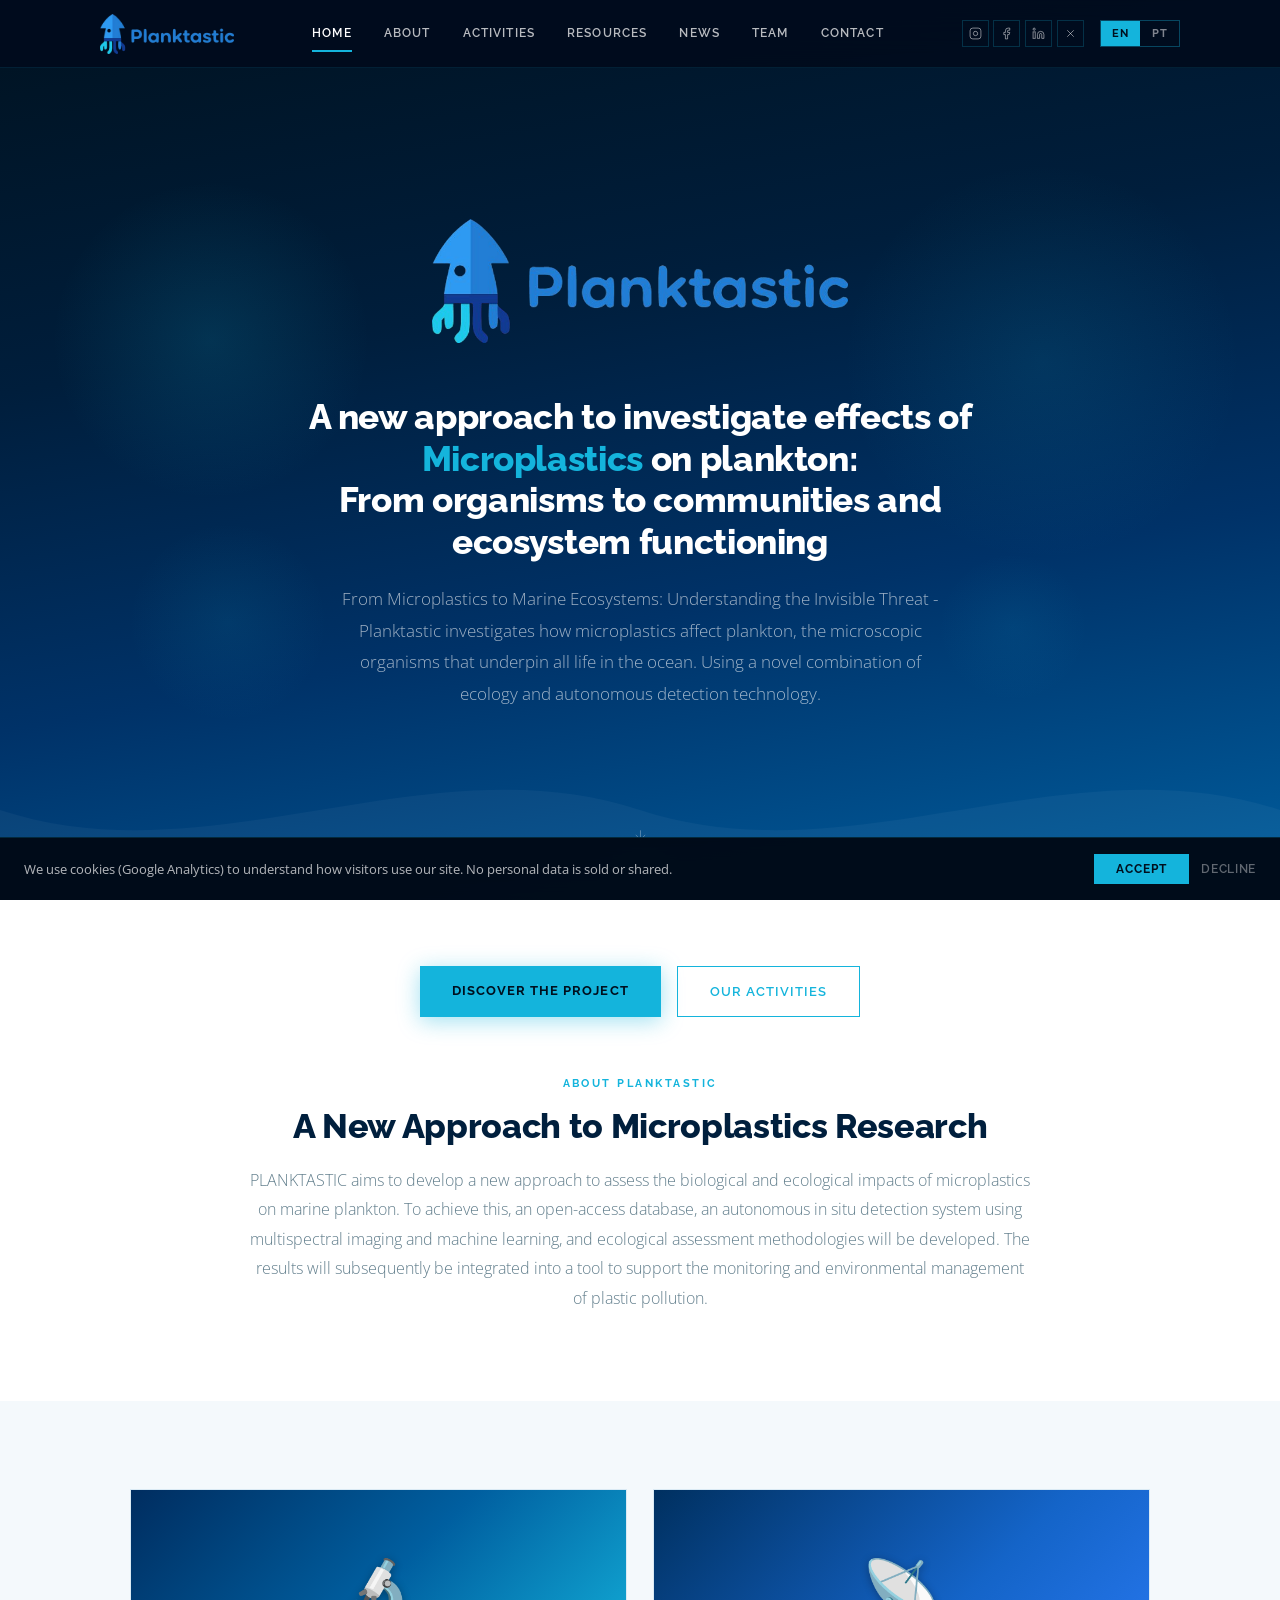
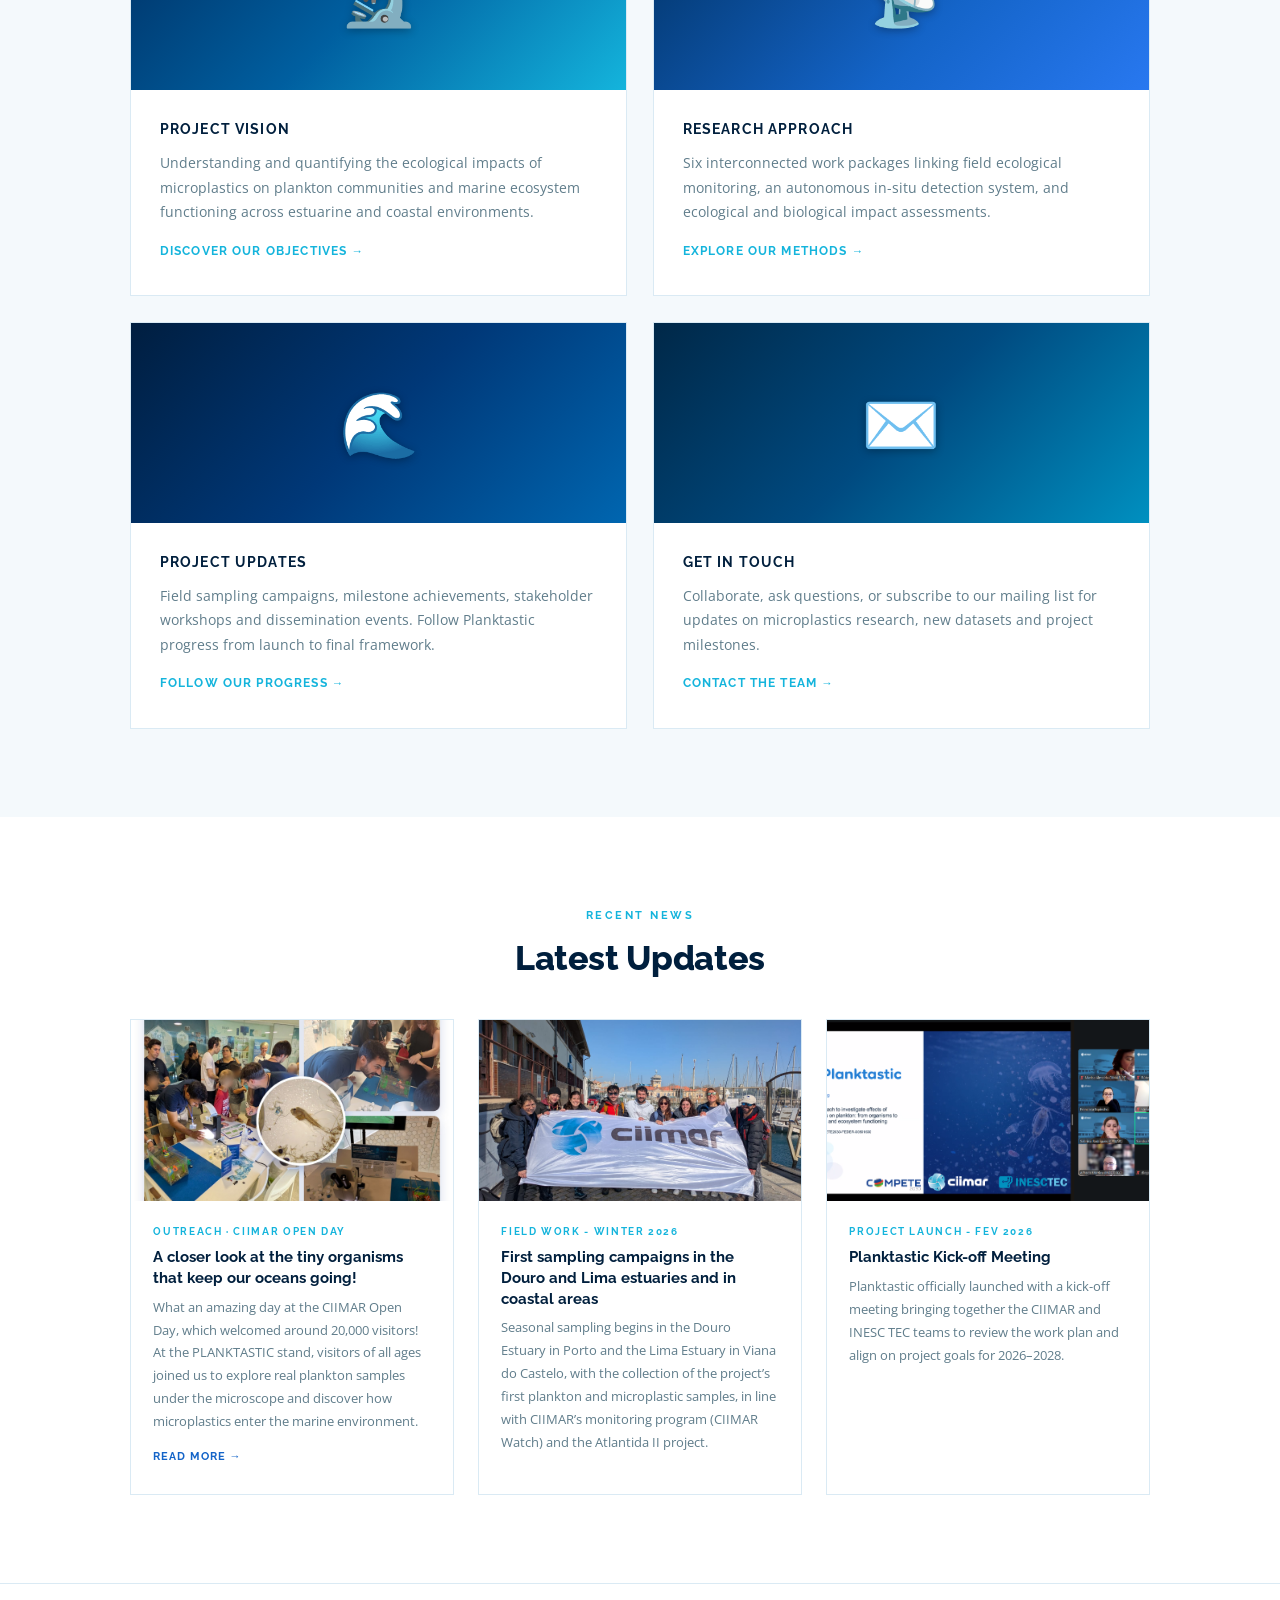
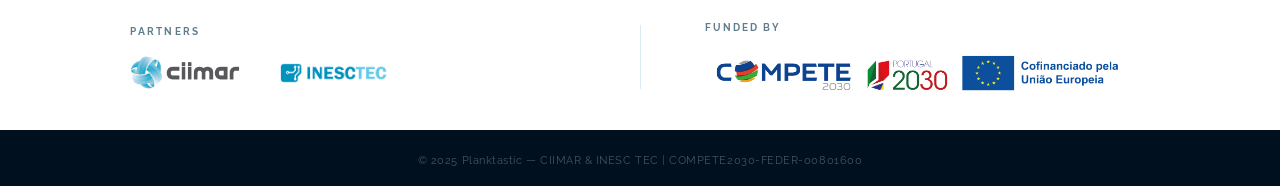
<file: index.html>
<!DOCTYPE html>
<html lang="en">
<head>
  <meta charset="UTF-8">
  <!-- Google tag (gtag.js) -->
  <script>
    window.dataLayer = window.dataLayer || [];
    function gtag(){dataLayer.push(arguments);}
    gtag('consent', 'default', { analytics_storage: 'denied' });
  </script>
  <script async src="https://www.googletagmanager.com/gtag/js?id=G-8R17SDMHJL"></script>
  <script>
    gtag('js', new Date());
    gtag('config', 'G-8R17SDMHJL');
  </script>
  <meta name="viewport" content="width=device-width, initial-scale=1.0">
  <title>Planktastic — Home</title>
  <link rel="icon" type="image/png" href="images/logos/favicon.png">
  <link rel="preconnect" href="https://fonts.googleapis.com">
  <link rel="preconnect" href="https://fonts.gstatic.com" crossorigin>
  <link href="https://fonts.googleapis.com/css2?family=Raleway:wght@300;400;500;600;700;800&family=Open+Sans:ital,wght@0,300;0,400;0,500;1,300;1,400&display=swap" rel="stylesheet">
  <link rel="stylesheet" href="css/styles.css?v=2">
</head>
<body>

<!-- NAV -->
<nav id="nav">
  <div class="nav-inner">
    <a class="nav-logo" href="index.html">
      <img id="nav-logo-img" src="images/logos/planktastic-logo.png" alt="Planktastic">
    </a>
    <div class="nav-links" id="nav-links">
      <a href="index.html"      data-page="home"       data-en="Home"       data-pt="Início">Home</a>
      <a href="about.html"      data-page="about"      data-en="About"      data-pt="Sobre">About</a>
      <a href="activities.html" data-page="activities" data-en="Activities"  data-pt="Atividades">Activities</a>
      <a href="outputs.html"    data-page="outputs"    data-en="Resources"  data-pt="Resultados">Resources</a>
      <a href="news.html"       data-page="news"       data-en="News"       data-pt="Notícias">News</a>
      <a href="team.html"       data-page="team"       data-en="Team"       data-pt="Equipa">Team</a>
      <a href="contact.html"    data-page="contact"    data-en="Contact"    data-pt="Contacto">Contact</a>
    </div>
    <div class="nav-right">
      <div class="nav-socials">
        <a href="#" class="social-ico" aria-label="Instagram" data-link-editable="social-instagram" target="_blank" rel="noopener"><svg viewBox="0 0 24 24"><rect x="2" y="2" width="20" height="20" rx="5"/><path d="M16 11.37A4 4 0 1 1 12.63 8 4 4 0 0 1 16 11.37z"/><line x1="17.5" y1="6.5" x2="17.51" y2="6.5"/></svg></a>
        <a href="#" class="social-ico" aria-label="Facebook" data-link-editable="social-facebook" target="_blank" rel="noopener"><svg viewBox="0 0 24 24"><path d="M18 2h-3a5 5 0 0 0-5 5v3H7v4h3v8h4v-8h3l1-4h-4V7a1 1 0 0 1 1-1h3z"/></svg></a>
        <a href="#" class="social-ico" aria-label="LinkedIn" data-link-editable="social-linkedin" target="_blank" rel="noopener"><svg viewBox="0 0 24 24"><path d="M16 8a6 6 0 0 1 6 6v7h-4v-7a2 2 0 0 0-2-2 2 2 0 0 0-2 2v7h-4v-7a6 6 0 0 1 6-6z"/><rect x="2" y="9" width="4" height="12"/><circle cx="4" cy="4" r="2"/></svg></a>
        <a href="#" class="social-ico" aria-label="X" data-link-editable="social-x" target="_blank" rel="noopener"><svg viewBox="0 0 24 24"><line x1="18" y1="6" x2="6" y2="18"/><line x1="6" y1="6" x2="18" y2="18"/></svg></a>
      </div>
      <div class="lang-sw">
        <button class="ls-btn active" data-lang="en" onclick="setLang('en')">EN</button>
        <button class="ls-btn" data-lang="pt" onclick="setLang('pt')">PT</button>
      </div>
      <button class="nav-hamburger" id="nav-hamburger" onclick="toggleMobile()" aria-label="Menu">
        <span></span><span></span><span></span>
      </button>
    </div>
  </div>
</nav>

<!-- MOBILE MENU -->
<div class="mobile-menu" id="mobile-menu">
  <a href="index.html"      data-page="home"       data-en="Home"       data-pt="Início">Home</a>
  <a href="about.html"      data-page="about"      data-en="About"      data-pt="Sobre">About</a>
  <a href="activities.html" data-page="activities" data-en="Activities"  data-pt="Atividades">Activities</a>
  <a href="outputs.html"    data-page="outputs"    data-en="Resources"  data-pt="Resultados">Resources</a>
  <a href="news.html"       data-page="news"       data-en="News"       data-pt="Notícias">News</a>
  <a href="team.html"       data-page="team"       data-en="Team"       data-pt="Equipa">Team</a>
  <a href="contact.html"    data-page="contact"    data-en="Contact"    data-pt="Contacto">Contact</a>
</div>

<!-- HOME HERO -->
<section id="home-hero">
  <div class="blob" style="width:320px;height:320px;top:20%;left:4%;opacity:.8;animation-duration:5s"></div>
  <div class="blob" style="width:200px;height:200px;top:58%;left:10%;opacity:.5;animation-duration:7s;animation-delay:1.5s"></div>
  <div class="blob" style="width:400px;height:400px;top:18%;right:3%;opacity:.6;animation-duration:6s;animation-delay:.8s"></div>
  <div class="blob" style="width:150px;height:150px;bottom:22%;right:15%;opacity:.4;animation-duration:5.5s;animation-delay:2s"></div>
  <div class="hero-content">
    <div class="hero-logo"><img id="hero-logo-img" src="images/logos/planktastic-logo.png" alt="Planktastic"></div>
    <h1 class="hero-title">
      <span data-editable="hero-pre">From </span><span class="hl"><span data-editable="hero-highlight">Microplastics</span></span><span data-editable="hero-mid"> to Marine Ecosystems:</span><br>
      <span data-editable="hero-subtitle">Understanding the Invisible Threat</span>
    </h1>
    <p class="hero-desc" data-editable="hero-desc">Planktastic investigates how microplastics affect plankton — the microscopic organisms that underpin all life in the ocean — using a novel combination of field ecology and autonomous detection technology.</p>
  </div>
  <div class="scroll-hint">
    <svg viewBox="0 0 24 24" fill="none" stroke="currentColor" stroke-width="1.5"><path d="M12 5v14M5 12l7 7 7-7"/></svg>
    <span data-en="Explore" data-pt="Explorar">Explore</span>
  </div>
  <div class="hero-wave">
    <svg viewBox="0 0 2880 180" preserveAspectRatio="none" xmlns="http://www.w3.org/2000/svg">
      <path d="M0,90 C240,160 480,20 720,90 C960,160 1200,20 1440,90 C1680,160 1920,20 2160,90 C2400,160 2640,20 2880,90 L2880,180 L0,180 Z" fill="rgba(255,255,255,0.04)"/>
    </svg>
  </div>
</section>

<!-- INTRO + BUTTONS -->
<section class="sec sec-light" style="position:relative;z-index:1">
  <div class="wrap">
    <div style="display:flex;gap:1rem;justify-content:center;flex-wrap:wrap;position:relative;z-index:2;margin-top:-1.4rem;margin-bottom:3.5rem">
      <a class="btn-solid" href="about.html" data-en="Discover the Project" data-pt="Conhecer o Projeto">Discover the Project</a>
      <a class="btn-outline" style="border-color:var(--cyan);color:var(--cyan)" href="activities.html" data-en="Our Activities" data-pt="As Nossas Atividades">Our Activities</a>
    </div>
    <div class="home-intro-wrap reveal">
      <div class="sec-kicker center" data-en="About Planktastic" data-pt="Sobre o Planktastic">About Planktastic</div>
      <h2 class="sec-title center" style="margin-bottom:1.2rem" data-editable="home-intro-title">A New Approach to Microplastics Research</h2>
      <p data-editable="home-intro-body">PLANKTASTIC aims to develop a new approach to assess the biological and ecological impacts of microplastics on marine plankton. To achieve this, an open-access database, an autonomous in situ detection system using multispectral imaging and machine learning, and ecological assessment methodologies will be developed. The results will subsequently be integrated into a tool to support the monitoring and environmental management of plastic pollution.</p>
    </div>
  </div>
</section>

<!-- FEATURE CARDS -->
<section class="sec sec-tinted">
  <div class="wrap">
    <div class="home-cards-grid">
      <div class="home-card reveal">
        <div class="hc-img" data-img-editable="card1-img">
          <span class="hc-emoji">🔬</span>
        </div>
        <div class="hc-body">
          <h3 data-editable="card1-title">Project Vision</h3>
          <p data-editable="card1-body">Understanding and quantifying the ecological impacts of microplastics on plankton communities and marine ecosystem functioning across estuarine and coastal environments.</p>
          <a class="hc-link" href="about.html" data-en="Discover our objectives →" data-pt="Descobrir os objetivos →">Discover our objectives →</a>
        </div>
      </div>
      <div class="home-card reveal" style="transition-delay:.1s">
        <div class="hc-img" data-img-editable="card2-img" style="background:linear-gradient(135deg,#003060,#1464c8 60%,#2878f0)">
          <span class="hc-emoji">📡</span>
        </div>
        <div class="hc-body">
          <h3 data-editable="card2-title">Research Approach</h3>
          <p data-editable="card2-body">Six interconnected work packages linking field ecological monitoring, an autonomous in-situ detection system, and ecological and biological impact assessments.</p>
          <a class="hc-link" href="activities.html" data-en="Explore our methods →" data-pt="Explorar os métodos →">Explore our methods →</a>
        </div>
      </div>
      <div class="home-card reveal" style="transition-delay:.2s">
        <div class="hc-img" data-img-editable="card3-img" style="background:linear-gradient(135deg,#001e40,#003878 50%,#0066b0)">
          <span class="hc-emoji">🌊</span>
        </div>
        <div class="hc-body">
          <h3 data-editable="card3-title">Project Updates</h3>
          <p data-editable="card3-body">Field sampling campaigns, milestone achievements, stakeholder workshops and dissemination events — follow Planktastic's progress from launch to final framework.</p>
          <a class="hc-link" href="news.html" data-en="Follow our progress →" data-pt="Acompanhar o progresso →">Follow our progress →</a>
        </div>
      </div>
      <div class="home-card reveal" style="transition-delay:.3s">
        <div class="hc-img" data-img-editable="card4-img" style="background:linear-gradient(135deg,#002848,#004a80 50%,#0090c0)">
          <span class="hc-emoji">✉️</span>
        </div>
        <div class="hc-body">
          <h3 data-editable="card4-title">Get in Touch</h3>
          <p data-editable="card4-body">Collaborate, ask questions, or subscribe to our mailing list for updates on microplastics research, new datasets and project milestones.</p>
          <a class="hc-link" href="contact.html" data-en="Contact the team →" data-pt="Contactar a equipa →">Contact the team →</a>
        </div>
      </div>
    </div>
  </div>
</section>

<!-- NEWS PREVIEW -->
<section class="sec sec-light">
  <div class="wrap">
    <div class="sec-kicker center reveal" data-en="Recent News" data-pt="Notícias Recentes">Recent News</div>
    <h2 class="sec-title center reveal" style="margin-bottom:2.5rem" data-en="Latest Updates" data-pt="Últimas Atualizações">Latest Updates</h2>
    <div class="home-news-grid" id="home-news-grid">
      <div class="news-card reveal">
        <div class="nc-img" data-img-editable="news1-img"><span class="nc-emoji">🦑</span></div>
        <div class="nc-body">
          <div class="nc-tag" data-editable="news1-tag">Project Launch · Jan 2025</div>
          <h3 data-editable="news1-title">Planktastic Kick-off Meeting</h3>
          <p data-editable="news1-body">Planktastic officially launched with a kick-off meeting bringing together the CIIMAR and INESC TEC teams.</p>
          <a class="nc-more" href="news.html" data-en="Read more →" data-pt="Ler mais →">Read more →</a>
        </div>
      </div>
      <div class="news-card reveal" style="transition-delay:.1s">
        <div class="nc-img" data-img-editable="news2-img" style="background:linear-gradient(135deg,#002848,#1464c8 55%,#2878f0)"><span class="nc-emoji">🌊</span></div>
        <div class="nc-body">
          <div class="nc-tag" data-editable="news2-tag">Field Work · Spring 2025</div>
          <h3 data-editable="news2-title">First Field Campaigns Begin</h3>
          <p data-editable="news2-body">Seasonal sampling begins at the Douro and Lima estuaries, collecting the first plankton and microplastics samples.</p>
          <a class="nc-more" href="news.html" data-en="Read more →" data-pt="Ler mais →">Read more →</a>
        </div>
      </div>
      <div class="news-card reveal" style="transition-delay:.2s">
        <div class="nc-img" data-img-editable="news3-img" style="background:linear-gradient(135deg,#001e40,#003878 55%,#0090c0)"><span class="nc-emoji">📣</span></div>
        <div class="nc-body">
          <div class="nc-tag" data-editable="news3-tag">Engagement · Sep 2025</div>
          <h3 data-editable="news3-title">First Stakeholder Workshop</h3>
          <p data-editable="news3-body">Environmental managers, fisheries experts and NGOs gathered for Planktastic's first stakeholder workshop.</p>
          <a class="nc-more" href="news.html" data-en="Read more →" data-pt="Ler mais →">Read more →</a>
        </div>
      </div>
    </div>
  </div>
</section>

<!-- FOOTER -->
<footer id="footer">
  <div class="partner-bar">
    <div class="wrap">
      <div class="pbar-inner">
        <div class="pbar-col">
          <div class="pbar-label" data-en="PARTNERS" data-pt="PARCEIROS">PARTNERS</div>
          <div class="pbar-logos">
            <img src="images/logos/ciimar_logo_cores.png" alt="CIIMAR" class="logo-partner">
            <img src="images/logos/inesctec.png" alt="INESC TEC" class="logo-partner">
          </div>
        </div>
        <div class="pbar-sep"></div>
        <div class="pbar-col">
          <div class="pbar-label" data-en="FUNDED BY" data-pt="FINANCIADO POR">FUNDED BY</div>
          <div class="pbar-logos">
            <img src="images/logos/compete2030.png" alt="COMPETE 2030 · Portugal 2030 · EU" class="logo-compete">
          </div>
        </div>
      </div>
    </div>
  </div>
  <div class="ft-bottom"><div class="wrap"><span>© 2025 Planktastic — CIIMAR &amp; INESC TEC | COMPETE2030-FEDER-00801600</span></div></div>
</footer>

<script src="js/content-data.js?v=1790762044592"></script>
<script src="js/common.js?v=9"></script>
</body>
</html>
</file>
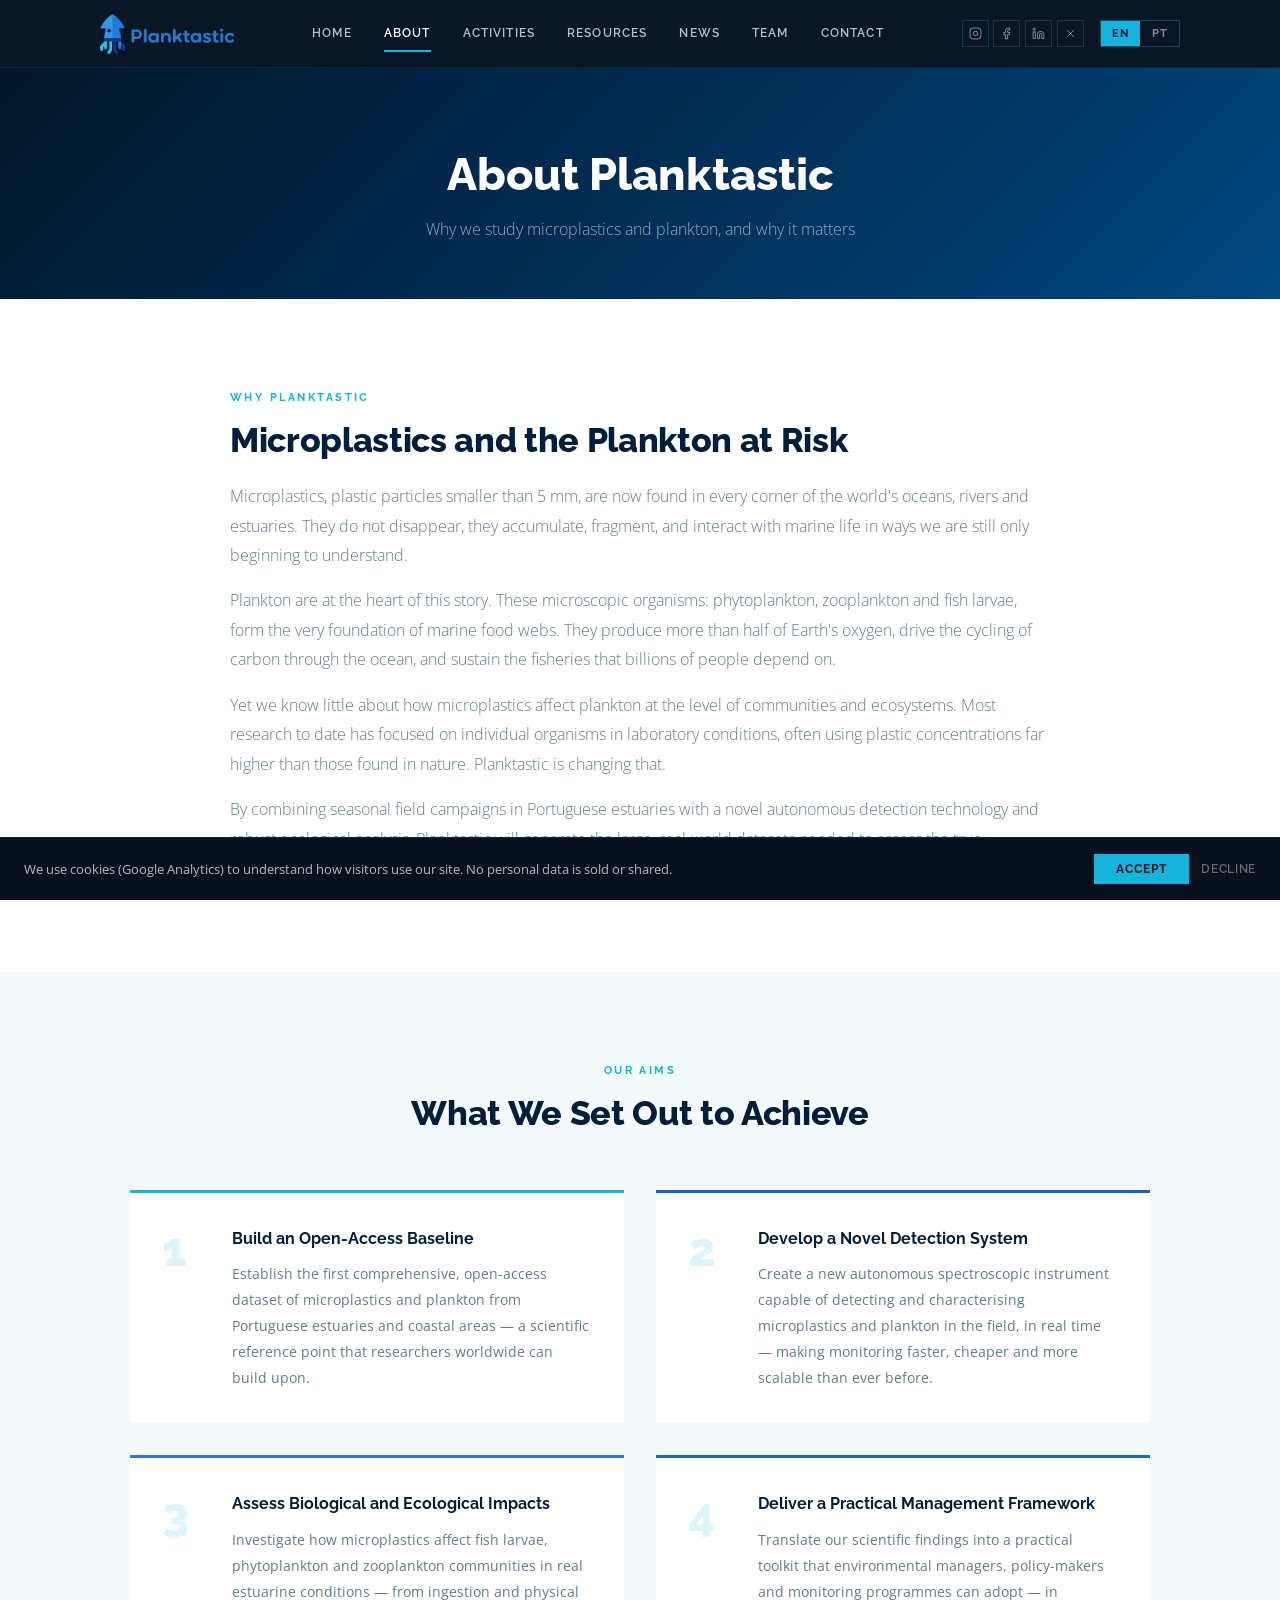
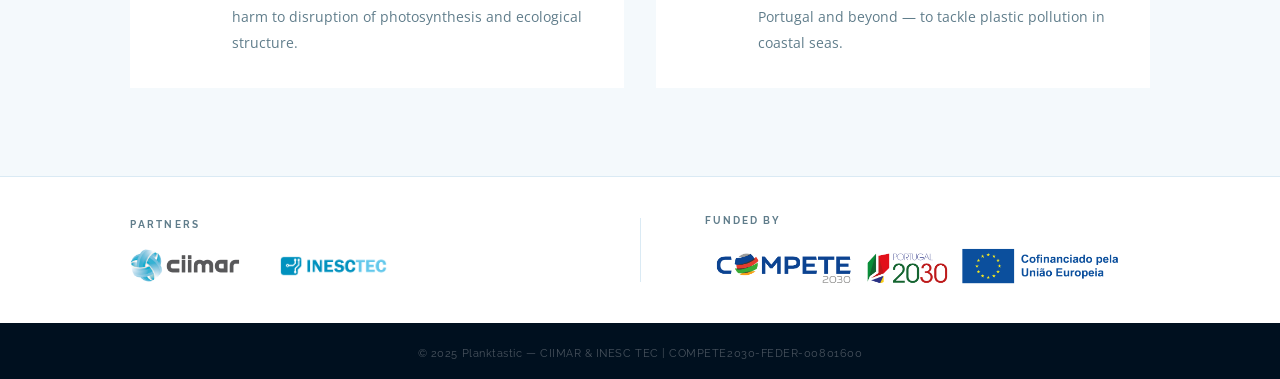
<file: about.html>
<!DOCTYPE html>
<html lang="en">
<head>
  <meta charset="UTF-8">
  <!-- Google tag (gtag.js) -->
  <script>
    window.dataLayer = window.dataLayer || [];
    function gtag(){dataLayer.push(arguments);}
    gtag('consent', 'default', { analytics_storage: 'denied' });
  </script>
  <script async src="https://www.googletagmanager.com/gtag/js?id=G-8R17SDMHJL"></script>
  <script>
    gtag('js', new Date());
    gtag('config', 'G-8R17SDMHJL');
  </script>
  <meta name="viewport" content="width=device-width, initial-scale=1.0">
  <title>Planktastic — About</title>
  <link rel="icon" type="image/png" href="images/logos/favicon.png">
  <link rel="preconnect" href="https://fonts.googleapis.com">
  <link rel="preconnect" href="https://fonts.gstatic.com" crossorigin>
  <link href="https://fonts.googleapis.com/css2?family=Raleway:wght@300;400;500;600;700;800&family=Open+Sans:ital,wght@0,300;0,400;0,500;1,300;1,400&display=swap" rel="stylesheet">
  <link rel="stylesheet" href="css/styles.css?v=2">
</head>
<body>

<!-- NAV -->
<nav id="nav">
  <div class="nav-inner">
    <a class="nav-logo" href="index.html">
      <img id="nav-logo-img" src="images/logos/planktastic-logo.png" alt="Planktastic">
    </a>
    <div class="nav-links" id="nav-links">
      <a href="index.html"      data-page="home"       data-en="Home"       data-pt="Início">Home</a>
      <a href="about.html"      data-page="about"      data-en="About"      data-pt="Sobre">About</a>
      <a href="activities.html" data-page="activities" data-en="Activities"  data-pt="Atividades">Activities</a>
      <a href="outputs.html"    data-page="outputs"    data-en="Resources"  data-pt="Resultados">Resources</a>
      <a href="news.html"       data-page="news"       data-en="News"       data-pt="Notícias">News</a>
      <a href="team.html"       data-page="team"       data-en="Team"       data-pt="Equipa">Team</a>
      <a href="contact.html"    data-page="contact"    data-en="Contact"    data-pt="Contacto">Contact</a>
    </div>
    <div class="nav-right">
      <div class="nav-socials">
        <a href="#" class="social-ico" aria-label="Instagram" data-link-editable="social-instagram" target="_blank" rel="noopener"><svg viewBox="0 0 24 24"><rect x="2" y="2" width="20" height="20" rx="5"/><path d="M16 11.37A4 4 0 1 1 12.63 8 4 4 0 0 1 16 11.37z"/><line x1="17.5" y1="6.5" x2="17.51" y2="6.5"/></svg></a>
        <a href="#" class="social-ico" aria-label="Facebook" data-link-editable="social-facebook" target="_blank" rel="noopener"><svg viewBox="0 0 24 24"><path d="M18 2h-3a5 5 0 0 0-5 5v3H7v4h3v8h4v-8h3l1-4h-4V7a1 1 0 0 1 1-1h3z"/></svg></a>
        <a href="#" class="social-ico" aria-label="LinkedIn" data-link-editable="social-linkedin" target="_blank" rel="noopener"><svg viewBox="0 0 24 24"><path d="M16 8a6 6 0 0 1 6 6v7h-4v-7a2 2 0 0 0-2-2 2 2 0 0 0-2 2v7h-4v-7a6 6 0 0 1 6-6z"/><rect x="2" y="9" width="4" height="12"/><circle cx="4" cy="4" r="2"/></svg></a>
        <a href="#" class="social-ico" aria-label="X" data-link-editable="social-x" target="_blank" rel="noopener"><svg viewBox="0 0 24 24"><line x1="18" y1="6" x2="6" y2="18"/><line x1="6" y1="6" x2="18" y2="18"/></svg></a>
      </div>
      <div class="lang-sw">
        <button class="ls-btn active" data-lang="en" onclick="setLang('en')">EN</button>
        <button class="ls-btn" data-lang="pt" onclick="setLang('pt')">PT</button>
      </div>
      <button class="nav-hamburger" id="nav-hamburger" onclick="toggleMobile()" aria-label="Menu">
        <span></span><span></span><span></span>
      </button>
    </div>
  </div>
</nav>

<!-- MOBILE MENU -->
<div class="mobile-menu" id="mobile-menu">
  <a href="index.html"      data-page="home"       data-en="Home"       data-pt="Início">Home</a>
  <a href="about.html"      data-page="about"      data-en="About"      data-pt="Sobre">About</a>
  <a href="activities.html" data-page="activities" data-en="Activities"  data-pt="Atividades">Activities</a>
  <a href="outputs.html"    data-page="outputs"    data-en="Resources"  data-pt="Resultados">Resources</a>
  <a href="news.html"       data-page="news"       data-en="News"       data-pt="Notícias">News</a>
  <a href="team.html"       data-page="team"       data-en="Team"       data-pt="Equipa">Team</a>
  <a href="contact.html"    data-page="contact"    data-en="Contact"    data-pt="Contacto">Contact</a>
</div>

<!-- PAGE HEADER -->
<div class="page-header">
  <h1 data-editable="about-page-title">About Planktastic</h1>
  <p data-editable="about-page-sub">Why we study microplastics and plankton — and why it matters</p>
</div>

<!-- MAIN ABOUT TEXT -->
<section class="sec sec-light">
  <div class="wrap">
    <div class="about-body reveal">
      <div class="sec-kicker" data-en="Why Planktastic" data-pt="Porquê o Planktastic">Why Planktastic</div>
      <h2 class="sec-title" style="margin-bottom:1.3rem" data-editable="about-title">Microplastics and the Plankton at Risk</h2>
      <div class="sec-lead">
        <p data-editable="about-p1">Microplastics — plastic particles smaller than 5 mm — are now found in every corner of the world's oceans, rivers and estuaries. They do not disappear; they accumulate, fragment, and interact with marine life in ways we are still only beginning to understand.</p>
        <p data-editable="about-p2">Plankton are at the heart of this story. These microscopic organisms — phytoplankton, zooplankton and fish larvae — form the very foundation of marine food webs. They produce more than half of Earth's oxygen, drive the cycling of carbon through the ocean, and sustain the fisheries that billions of people depend on.</p>
        <p data-editable="about-p3">Yet we know surprisingly little about how microplastics affect plankton at the level of communities and ecosystems. Most research to date has focused on individual organisms in laboratory conditions — often using plastic concentrations far higher than those found in nature. Planktastic is changing that.</p>
        <p data-editable="about-p4">By combining seasonal field campaigns in Portuguese estuaries with a novel autonomous detection technology and robust ecological analysis, Planktastic will generate the large, real-world datasets needed to assess the true environmental risk that microplastics pose to plankton and marine ecosystems.</p>
      </div>
    </div>
  </div>
</section>

<!-- AIMS -->
<section class="sec sec-tinted">
  <div class="wrap">
    <div class="reveal" style="text-align:center;margin-bottom:3rem">
      <div class="sec-kicker center" data-en="Our Aims" data-pt="Os Nossos Objetivos">Our Aims</div>
      <h2 class="sec-title center" data-en="What We Set Out to Achieve" data-pt="O Que Nos Propomos Alcançar">What We Set Out to Achieve</h2>
    </div>
    <div class="aims-grid">
      <div class="aim-block reveal">
        <div class="aim-n">1</div>
        <div>
          <h3 data-editable="aim1-title">Build an Open-Access Baseline</h3>
          <p data-editable="aim1-body">Establish the first comprehensive, open-access dataset of microplastics and plankton from Portuguese estuaries and coastal areas — a scientific reference point that researchers worldwide can build upon.</p>
        </div>
      </div>
      <div class="aim-block reveal" style="transition-delay:.1s">
        <div class="aim-n">2</div>
        <div>
          <h3 data-editable="aim2-title">Develop a Novel Detection System</h3>
          <p data-editable="aim2-body">Create a new autonomous spectroscopic instrument capable of detecting and characterising microplastics and plankton in the field, in real time — making monitoring faster, cheaper and more scalable than ever before.</p>
        </div>
      </div>
      <div class="aim-block reveal" style="transition-delay:.2s">
        <div class="aim-n">3</div>
        <div>
          <h3 data-editable="aim3-title">Assess Biological and Ecological Impacts</h3>
          <p data-editable="aim3-body">Investigate how microplastics affect fish larvae, phytoplankton and zooplankton communities in real estuarine conditions — from ingestion and physical harm to disruption of photosynthesis and ecological structure.</p>
        </div>
      </div>
      <div class="aim-block reveal" style="transition-delay:.3s">
        <div class="aim-n">4</div>
        <div>
          <h3 data-editable="aim4-title">Deliver a Practical Management Framework</h3>
          <p data-editable="aim4-body">Translate our scientific findings into a practical toolkit that environmental managers, policy-makers and monitoring programmes can adopt — in Portugal and beyond — to tackle plastic pollution in coastal seas.</p>
        </div>
      </div>
    </div>
  </div>
</section>

<!-- FOOTER -->
<footer id="footer">
  <div class="partner-bar">
    <div class="wrap">
      <div class="pbar-inner">
        <div class="pbar-col">
          <div class="pbar-label" data-en="PARTNERS" data-pt="PARCEIROS">PARTNERS</div>
          <div class="pbar-logos">
            <img src="images/logos/ciimar_logo_cores.png" alt="CIIMAR" class="logo-partner">
            <img src="images/logos/inesctec.png" alt="INESC TEC" class="logo-partner">
          </div>
        </div>
        <div class="pbar-sep"></div>
        <div class="pbar-col">
          <div class="pbar-label" data-en="FUNDED BY" data-pt="FINANCIADO POR">FUNDED BY</div>
          <div class="pbar-logos">
            <img src="images/logos/compete2030.png" alt="COMPETE 2030 · Portugal 2030 · EU" class="logo-compete">
          </div>
        </div>
      </div>
    </div>
  </div>
  <div class="ft-bottom"><div class="wrap"><span>© 2025 Planktastic — CIIMAR &amp; INESC TEC | COMPETE2030-FEDER-00801600</span></div></div>
</footer>

<script src="js/content-data.js?v=1790762044592"></script>
<script src="js/common.js?v=9"></script>
</body>
</html>
</file>
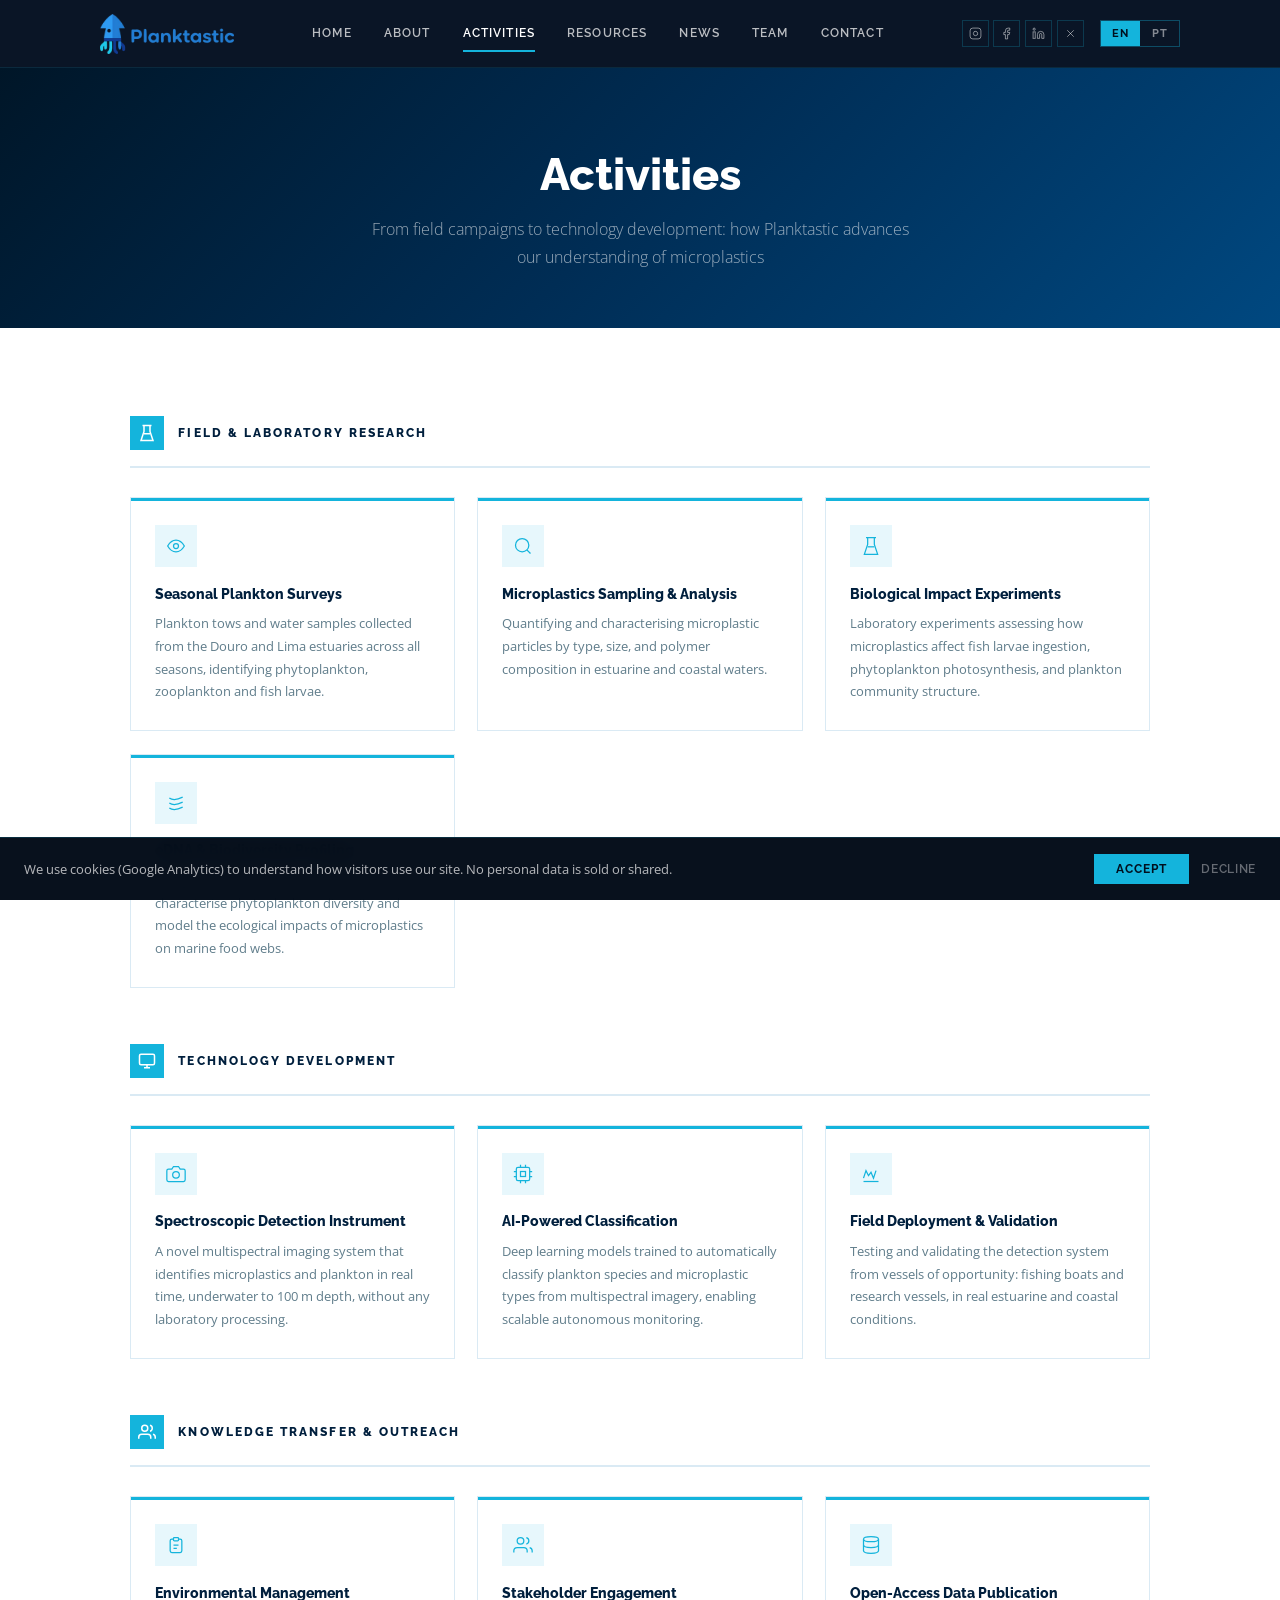
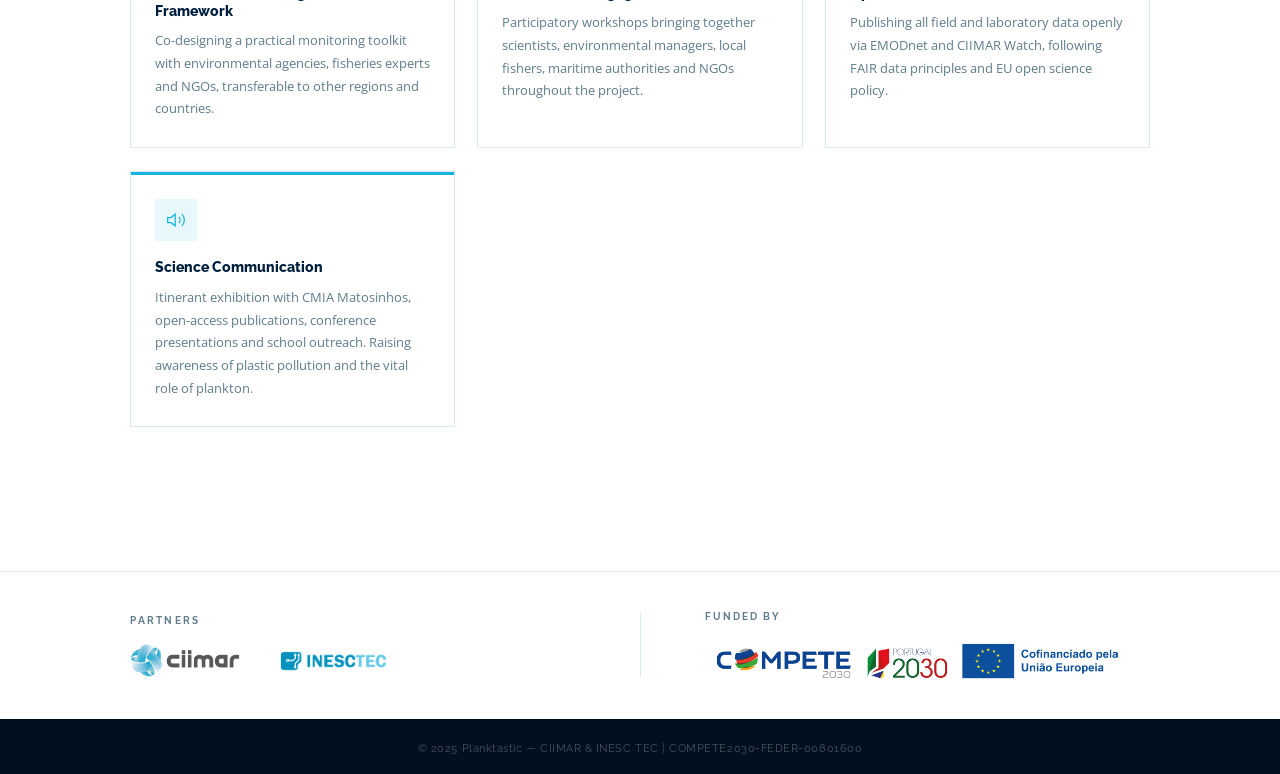
<file: activities.html>
<!DOCTYPE html>
<html lang="en">
<head>
  <meta charset="UTF-8">
  <!-- Google tag (gtag.js) -->
  <script>
    window.dataLayer = window.dataLayer || [];
    function gtag(){dataLayer.push(arguments);}
    gtag('consent', 'default', { analytics_storage: 'denied' });
  </script>
  <script async src="https://www.googletagmanager.com/gtag/js?id=G-8R17SDMHJL"></script>
  <script>
    gtag('js', new Date());
    gtag('config', 'G-8R17SDMHJL');
  </script>
  <meta name="viewport" content="width=device-width, initial-scale=1.0">
  <title>Planktastic — Activities</title>
  <link rel="icon" type="image/png" href="images/logos/favicon.png">
  <link rel="preconnect" href="https://fonts.googleapis.com">
  <link rel="preconnect" href="https://fonts.gstatic.com" crossorigin>
  <link href="https://fonts.googleapis.com/css2?family=Raleway:wght@300;400;500;600;700;800&family=Open+Sans:ital,wght@0,300;0,400;0,500;1,300;1,400&display=swap" rel="stylesheet">
  <link rel="stylesheet" href="css/styles.css?v=2">
</head>
<body>

<!-- NAV -->
<nav id="nav">
  <div class="nav-inner">
    <a class="nav-logo" href="index.html">
      <img id="nav-logo-img" src="images/logos/planktastic-logo.png" alt="Planktastic">
    </a>
    <div class="nav-links" id="nav-links">
      <a href="index.html"      data-page="home"       data-en="Home"       data-pt="Início">Home</a>
      <a href="about.html"      data-page="about"      data-en="About"      data-pt="Sobre">About</a>
      <a href="activities.html" data-page="activities" data-en="Activities"  data-pt="Atividades">Activities</a>
      <a href="outputs.html"    data-page="outputs"    data-en="Resources"  data-pt="Resultados">Resources</a>
      <a href="news.html"       data-page="news"       data-en="News"       data-pt="Notícias">News</a>
      <a href="team.html"       data-page="team"       data-en="Team"       data-pt="Equipa">Team</a>
      <a href="contact.html"    data-page="contact"    data-en="Contact"    data-pt="Contacto">Contact</a>
    </div>
    <div class="nav-right">
      <div class="nav-socials">
        <a href="#" class="social-ico" aria-label="Instagram" data-link-editable="social-instagram" target="_blank" rel="noopener"><svg viewBox="0 0 24 24"><rect x="2" y="2" width="20" height="20" rx="5"/><path d="M16 11.37A4 4 0 1 1 12.63 8 4 4 0 0 1 16 11.37z"/><line x1="17.5" y1="6.5" x2="17.51" y2="6.5"/></svg></a>
        <a href="#" class="social-ico" aria-label="Facebook" data-link-editable="social-facebook" target="_blank" rel="noopener"><svg viewBox="0 0 24 24"><path d="M18 2h-3a5 5 0 0 0-5 5v3H7v4h3v8h4v-8h3l1-4h-4V7a1 1 0 0 1 1-1h3z"/></svg></a>
        <a href="#" class="social-ico" aria-label="LinkedIn" data-link-editable="social-linkedin" target="_blank" rel="noopener"><svg viewBox="0 0 24 24"><path d="M16 8a6 6 0 0 1 6 6v7h-4v-7a2 2 0 0 0-2-2 2 2 0 0 0-2 2v7h-4v-7a6 6 0 0 1 6-6z"/><rect x="2" y="9" width="4" height="12"/><circle cx="4" cy="4" r="2"/></svg></a>
        <a href="#" class="social-ico" aria-label="X" data-link-editable="social-x" target="_blank" rel="noopener"><svg viewBox="0 0 24 24"><line x1="18" y1="6" x2="6" y2="18"/><line x1="6" y1="6" x2="18" y2="18"/></svg></a>
      </div>
      <div class="lang-sw">
        <button class="ls-btn active" data-lang="en" onclick="setLang('en')">EN</button>
        <button class="ls-btn" data-lang="pt" onclick="setLang('pt')">PT</button>
      </div>
      <button class="nav-hamburger" id="nav-hamburger" onclick="toggleMobile()" aria-label="Menu">
        <span></span><span></span><span></span>
      </button>
    </div>
  </div>
</nav>

<!-- MOBILE MENU -->
<div class="mobile-menu" id="mobile-menu">
  <a href="index.html"      data-page="home"       data-en="Home"       data-pt="Início">Home</a>
  <a href="about.html"      data-page="about"      data-en="About"      data-pt="Sobre">About</a>
  <a href="activities.html" data-page="activities" data-en="Activities"  data-pt="Atividades">Activities</a>
  <a href="outputs.html"    data-page="outputs"    data-en="Resources"  data-pt="Resultados">Resources</a>
  <a href="news.html"       data-page="news"       data-en="News"       data-pt="Notícias">News</a>
  <a href="team.html"       data-page="team"       data-en="Team"       data-pt="Equipa">Team</a>
  <a href="contact.html"    data-page="contact"    data-en="Contact"    data-pt="Contacto">Contact</a>
</div>

<!-- PAGE HEADER -->
<div class="page-header">
  <h1 data-editable="acts-page-title">Activities</h1>
  <p data-editable="acts-page-sub">From field campaigns to technology development — how Planktastic advances our understanding of microplastics</p>
</div>

<!-- ACTIVITIES CONTENT -->
<section class="sec sec-light">
  <div class="wrap">

    <!-- Field & Laboratory Research -->
    <div class="act-section reveal">
      <div class="act-section-header">
        <div class="act-section-ico"><svg viewBox="0 0 24 24"><path d="M6 2h12M8 2v8l-4 12h16L16 10V2"/><path d="M8 13h8"/></svg></div>
        <div class="act-section-label" data-en="Field &amp; Laboratory Research" data-pt="Investigação de Campo e Laboratório">Field &amp; Laboratory Research</div>
      </div>
      <div class="act-grid">
        <div class="act-card reveal">
          <div class="act-card-ico"><svg viewBox="0 0 24 24"><path d="M2 12s4-7 10-7 10 7 10 7-4 7-10 7S2 12 2 12z"/><circle cx="12" cy="12" r="3"/></svg></div>
          <h4 data-editable="act-fld1-title">Seasonal Plankton Surveys</h4>
          <p data-editable="act-fld1-body">Plankton tows and water samples collected from the Douro and Lima estuaries across all seasons, identifying phytoplankton, zooplankton and fish larvae.</p>
        </div>
        <div class="act-card reveal" style="transition-delay:.08s">
          <div class="act-card-ico"><svg viewBox="0 0 24 24"><circle cx="11" cy="11" r="8"/><path d="m21 21-4.35-4.35"/></svg></div>
          <h4 data-editable="act-fld2-title">Microplastics Sampling &amp; Analysis</h4>
          <p data-editable="act-fld2-body">Quantifying and characterising microplastic particles by type, size, and polymer composition in estuarine and coastal waters.</p>
        </div>
        <div class="act-card reveal" style="transition-delay:.16s">
          <div class="act-card-ico"><svg viewBox="0 0 24 24"><path d="M6 2h12M8 2v8l-4 12h16L16 10V2"/><path d="M8 13h8"/></svg></div>
          <h4 data-editable="act-fld3-title">Biological Impact Experiments</h4>
          <p data-editable="act-fld3-body">Laboratory experiments assessing how microplastics affect fish larvae ingestion, phytoplankton photosynthesis, and plankton community structure.</p>
        </div>
        <div class="act-card reveal" style="transition-delay:.24s">
          <div class="act-card-ico"><svg viewBox="0 0 24 24"><path d="M4 6c4 3 8 3 16-1M4 12c4 3 8 3 16-1M4 18c4 3 8 3 16-1"/></svg></div>
          <h4 data-editable="act-fld4-title">eDNA &amp; Biodiversity Profiling</h4>
          <p data-editable="act-fld4-body">Using environmental DNA (18S rRNA) to characterise phytoplankton diversity and model the ecological impacts of microplastics on marine food webs.</p>
        </div>
      </div>
    </div>

    <!-- Technology Development -->
    <div class="act-section reveal">
      <div class="act-section-header">
        <div class="act-section-ico"><svg viewBox="0 0 24 24"><rect x="2" y="3" width="20" height="14" rx="2"/><path d="M8 21h8M12 17v4"/></svg></div>
        <div class="act-section-label" data-en="Technology Development" data-pt="Desenvolvimento Tecnológico">Technology Development</div>
      </div>
      <div class="act-grid">
        <div class="act-card reveal">
          <div class="act-card-ico"><svg viewBox="0 0 24 24"><path d="M23 19a2 2 0 0 1-2 2H3a2 2 0 0 1-2-2V8a2 2 0 0 1 2-2h4l2-3h6l2 3h4a2 2 0 0 1 2 2z"/><circle cx="12" cy="13" r="4"/></svg></div>
          <h4 data-editable="act-tec1-title">Spectroscopic Detection Instrument</h4>
          <p data-editable="act-tec1-body">A novel multispectral imaging system that identifies microplastics and plankton in real time, underwater to 100 m depth, without any laboratory processing.</p>
        </div>
        <div class="act-card reveal" style="transition-delay:.08s">
          <div class="act-card-ico"><svg viewBox="0 0 24 24"><rect x="9" y="9" width="6" height="6"/><rect x="4" y="4" width="16" height="16" rx="2"/><path d="M9 1v3M15 1v3M9 20v3M15 20v3M1 9h3M1 15h3M20 9h3M20 15h3"/></svg></div>
          <h4 data-editable="act-tec2-title">AI-Powered Classification</h4>
          <p data-editable="act-tec2-body">Deep learning models trained to automatically classify plankton species and microplastic types from multispectral imagery, enabling scalable autonomous monitoring.</p>
        </div>
        <div class="act-card reveal" style="transition-delay:.16s">
          <div class="act-card-ico"><svg viewBox="0 0 24 24"><path d="M3 17l3-9 3 6 3-4 3 7 3-9"/><path d="M3 21h18"/></svg></div>
          <h4 data-editable="act-tec3-title">Field Deployment &amp; Validation</h4>
          <p data-editable="act-tec3-body">Testing and validating the detection system from vessels of opportunity — fishing boats and research vessels — in real estuarine and coastal conditions.</p>
        </div>
      </div>
    </div>

    <!-- Knowledge Transfer & Outreach -->
    <div class="act-section reveal">
      <div class="act-section-header">
        <div class="act-section-ico"><svg viewBox="0 0 24 24"><path d="M17 21v-2a4 4 0 0 0-4-4H5a4 4 0 0 0-4 4v2"/><circle cx="9" cy="7" r="4"/><path d="M23 21v-2a4 4 0 0 0-3-3.87M16 3.13a4 4 0 0 1 0 7.75"/></svg></div>
        <div class="act-section-label" data-en="Knowledge Transfer &amp; Outreach" data-pt="Transferência de Conhecimento e Divulgação">Knowledge Transfer &amp; Outreach</div>
      </div>
      <div class="act-grid">
        <div class="act-card reveal">
          <div class="act-card-ico"><svg viewBox="0 0 24 24"><path d="M9 5H7a2 2 0 0 0-2 2v12a2 2 0 0 0 2 2h10a2 2 0 0 0 2-2V7a2 2 0 0 0-2-2h-2"/><rect x="9" y="3" width="6" height="4" rx="1"/><path d="M9 12h6M9 16h4"/></svg></div>
          <h4 data-editable="act-kto1-title">Environmental Management Framework</h4>
          <p data-editable="act-kto1-body">Co-designing a practical monitoring toolkit with environmental agencies, fisheries experts and NGOs, transferable to other regions and countries.</p>
        </div>
        <div class="act-card reveal" style="transition-delay:.08s">
          <div class="act-card-ico"><svg viewBox="0 0 24 24"><path d="M17 21v-2a4 4 0 0 0-4-4H5a4 4 0 0 0-4 4v2"/><circle cx="9" cy="7" r="4"/><path d="M23 21v-2a4 4 0 0 0-3-3.87M16 3.13a4 4 0 0 1 0 7.75"/></svg></div>
          <h4 data-editable="act-kto2-title">Stakeholder Engagement</h4>
          <p data-editable="act-kto2-body">Participatory workshops bringing together scientists, environmental managers, local fishers, maritime authorities and NGOs throughout the project.</p>
        </div>
        <div class="act-card reveal" style="transition-delay:.16s">
          <div class="act-card-ico"><svg viewBox="0 0 24 24"><ellipse cx="12" cy="5" rx="9" ry="3"/><path d="M21 12c0 1.66-4 3-9 3s-9-1.34-9-3"/><path d="M3 5v14c0 1.66 4 3 9 3s9-1.34 9-3V5"/></svg></div>
          <h4 data-editable="act-kto3-title">Open-Access Data Publication</h4>
          <p data-editable="act-kto3-body">Publishing all field and laboratory data openly via EMODnet and CIIMAR Watch, following FAIR data principles and EU open science policy.</p>
        </div>
        <div class="act-card reveal" style="transition-delay:.24s">
          <div class="act-card-ico"><svg viewBox="0 0 24 24"><path d="M11 5 6 9H2v6h4l5 4V5Z"/><path d="M19.07 4.93a10 10 0 0 1 0 14.14M15.54 8.46a5 5 0 0 1 0 7.07"/></svg></div>
          <h4 data-editable="act-kto4-title">Science Communication</h4>
          <p data-editable="act-kto4-body">Itinerant exhibition with CMIA Matosinhos, open-access publications, conference presentations and school outreach — raising awareness of plastic pollution and the vital role of plankton.</p>
        </div>
      </div>
    </div>

  </div>
</section>

<!-- FOOTER -->
<footer id="footer">
  <div class="partner-bar">
    <div class="wrap">
      <div class="pbar-inner">
        <div class="pbar-col">
          <div class="pbar-label" data-en="PARTNERS" data-pt="PARCEIROS">PARTNERS</div>
          <div class="pbar-logos">
            <img src="images/logos/ciimar_logo_cores.png" alt="CIIMAR" class="logo-partner">
            <img src="images/logos/inesctec.png" alt="INESC TEC" class="logo-partner">
          </div>
        </div>
        <div class="pbar-sep"></div>
        <div class="pbar-col">
          <div class="pbar-label" data-en="FUNDED BY" data-pt="FINANCIADO POR">FUNDED BY</div>
          <div class="pbar-logos">
            <img src="images/logos/compete2030.png" alt="COMPETE 2030 · Portugal 2030 · EU" class="logo-compete">
          </div>
        </div>
      </div>
    </div>
  </div>
  <div class="ft-bottom"><div class="wrap"><span>© 2025 Planktastic — CIIMAR &amp; INESC TEC | COMPETE2030-FEDER-00801600</span></div></div>
</footer>

<script src="js/content-data.js?v=1790762044592"></script>
<script src="js/common.js?v=9"></script>
</body>
</html>
</file>
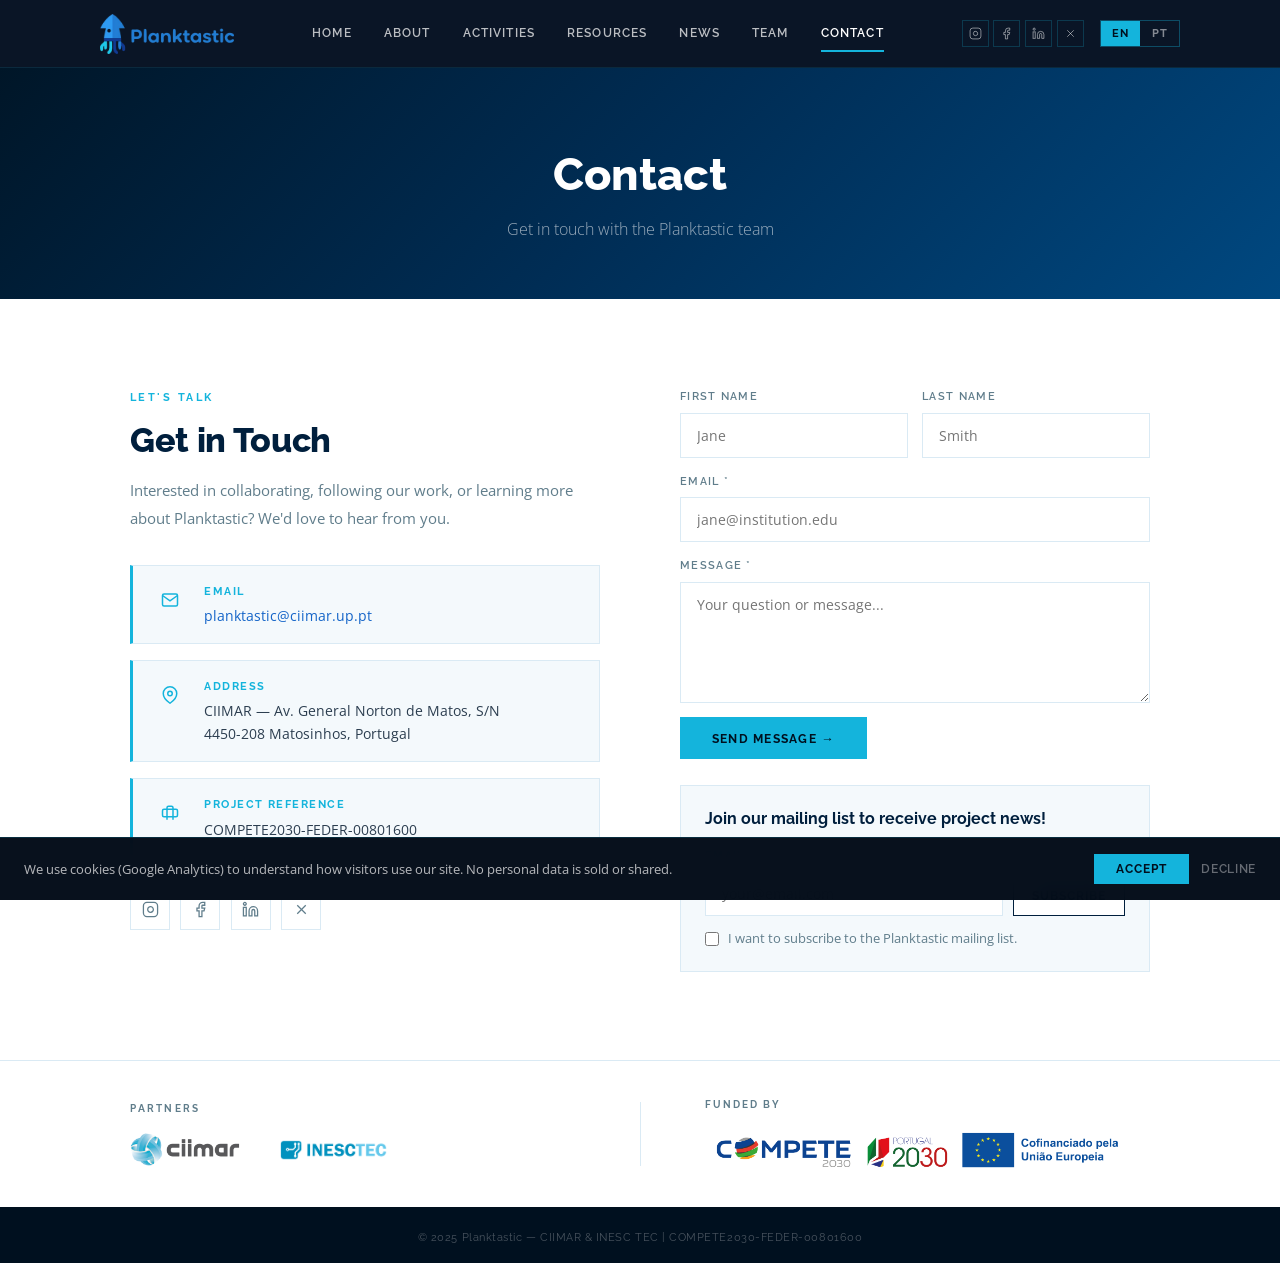
<file: contact.html>
<!DOCTYPE html>
<html lang="en">
<head>
  <meta charset="UTF-8">
  <!-- Google tag (gtag.js) -->
  <script>
    window.dataLayer = window.dataLayer || [];
    function gtag(){dataLayer.push(arguments);}
    gtag('consent', 'default', { analytics_storage: 'denied' });
  </script>
  <script async src="https://www.googletagmanager.com/gtag/js?id=G-8R17SDMHJL"></script>
  <script>
    gtag('js', new Date());
    gtag('config', 'G-8R17SDMHJL');
  </script>
  <meta name="viewport" content="width=device-width, initial-scale=1.0">
  <title>Planktastic — Contact</title>
  <link rel="icon" type="image/png" href="images/logos/favicon.png">
  <link rel="preconnect" href="https://fonts.googleapis.com">
  <link rel="preconnect" href="https://fonts.gstatic.com" crossorigin>
  <link href="https://fonts.googleapis.com/css2?family=Raleway:wght@300;400;500;600;700;800&family=Open+Sans:ital,wght@0,300;0,400;0,500;1,300;1,400&display=swap" rel="stylesheet">
  <link rel="stylesheet" href="css/styles.css?v=2">
</head>
<body>

<!-- NAV -->
<nav id="nav">
  <div class="nav-inner">
    <a class="nav-logo" href="index.html">
      <img id="nav-logo-img" src="images/logos/planktastic-logo.png" alt="Planktastic">
    </a>
    <div class="nav-links" id="nav-links">
      <a href="index.html"      data-page="home"       data-en="Home"       data-pt="Início">Home</a>
      <a href="about.html"      data-page="about"      data-en="About"      data-pt="Sobre">About</a>
      <a href="activities.html" data-page="activities" data-en="Activities"  data-pt="Atividades">Activities</a>
      <a href="outputs.html"    data-page="outputs"    data-en="Resources"  data-pt="Resultados">Resources</a>
      <a href="news.html"       data-page="news"       data-en="News"       data-pt="Notícias">News</a>
      <a href="team.html"       data-page="team"       data-en="Team"       data-pt="Equipa">Team</a>
      <a href="contact.html"    data-page="contact"    data-en="Contact"    data-pt="Contacto">Contact</a>
    </div>
    <div class="nav-right">
      <div class="nav-socials">
        <a href="#" class="social-ico" aria-label="Instagram" data-link-editable="social-instagram" target="_blank" rel="noopener"><svg viewBox="0 0 24 24"><rect x="2" y="2" width="20" height="20" rx="5"/><path d="M16 11.37A4 4 0 1 1 12.63 8 4 4 0 0 1 16 11.37z"/><line x1="17.5" y1="6.5" x2="17.51" y2="6.5"/></svg></a>
        <a href="#" class="social-ico" aria-label="Facebook" data-link-editable="social-facebook" target="_blank" rel="noopener"><svg viewBox="0 0 24 24"><path d="M18 2h-3a5 5 0 0 0-5 5v3H7v4h3v8h4v-8h3l1-4h-4V7a1 1 0 0 1 1-1h3z"/></svg></a>
        <a href="#" class="social-ico" aria-label="LinkedIn" data-link-editable="social-linkedin" target="_blank" rel="noopener"><svg viewBox="0 0 24 24"><path d="M16 8a6 6 0 0 1 6 6v7h-4v-7a2 2 0 0 0-2-2 2 2 0 0 0-2 2v7h-4v-7a6 6 0 0 1 6-6z"/><rect x="2" y="9" width="4" height="12"/><circle cx="4" cy="4" r="2"/></svg></a>
        <a href="#" class="social-ico" aria-label="X" data-link-editable="social-x" target="_blank" rel="noopener"><svg viewBox="0 0 24 24"><line x1="18" y1="6" x2="6" y2="18"/><line x1="6" y1="6" x2="18" y2="18"/></svg></a>
      </div>
      <div class="lang-sw">
        <button class="ls-btn active" data-lang="en" onclick="setLang('en')">EN</button>
        <button class="ls-btn" data-lang="pt" onclick="setLang('pt')">PT</button>
      </div>
      <button class="nav-hamburger" id="nav-hamburger" onclick="toggleMobile()" aria-label="Menu">
        <span></span><span></span><span></span>
      </button>
    </div>
  </div>
</nav>

<!-- MOBILE MENU -->
<div class="mobile-menu" id="mobile-menu">
  <a href="index.html"      data-page="home"       data-en="Home"       data-pt="Início">Home</a>
  <a href="about.html"      data-page="about"      data-en="About"      data-pt="Sobre">About</a>
  <a href="activities.html" data-page="activities" data-en="Activities"  data-pt="Atividades">Activities</a>
  <a href="outputs.html"    data-page="outputs"    data-en="Resources"  data-pt="Resultados">Resources</a>
  <a href="news.html"       data-page="news"       data-en="News"       data-pt="Notícias">News</a>
  <a href="team.html"       data-page="team"       data-en="Team"       data-pt="Equipa">Team</a>
  <a href="contact.html"    data-page="contact"    data-en="Contact"    data-pt="Contacto">Contact</a>
</div>

<!-- PAGE HEADER -->
<div class="page-header">
  <h1 data-en="Contact" data-pt="Contacto">Contact</h1>
  <p data-en="Get in touch with the Planktastic team" data-pt="Entre em contacto com a equipa Planktastic">Get in touch with the Planktastic team</p>
</div>

<!-- CONTACT CONTENT -->
<section class="sec sec-light">
  <div class="wrap">
    <div class="contact-grid">

      <!-- LEFT: contact info -->
      <div class="contact-left reveal">
        <div class="sec-kicker" data-en="Let's Talk" data-pt="Vamos Falar">Let's Talk</div>
        <h2 class="sec-title" style="margin-bottom:1rem" data-en="Get in Touch" data-pt="Entre em Contacto">Get in Touch</h2>
        <p data-editable="contact-intro">Interested in collaborating, following our work, or learning more about Planktastic? We'd love to hear from you.</p>
        <div class="ctt-items">
          <div class="ctt-item">
            <div class="ci-ico-svg"><svg viewBox="0 0 24 24"><path d="M4 4h16c1.1 0 2 .9 2 2v12c0 1.1-.9 2-2 2H4c-1.1 0-2-.9-2-2V6c0-1.1.9-2 2-2z"/><polyline points="22,6 12,13 2,6"/></svg></div>
            <div>
              <div class="ci-lbl">Email</div>
              <div class="ci-val"><a href="mailto:planktastic@ciimar.up.pt" style="color:var(--blue);text-decoration:none">planktastic@ciimar.up.pt</a></div>
            </div>
          </div>
          <div class="ctt-item">
            <div class="ci-ico-svg"><svg viewBox="0 0 24 24"><path d="M21 10c0 7-9 13-9 13s-9-6-9-13a9 9 0 0 1 18 0z"/><circle cx="12" cy="10" r="3"/></svg></div>
            <div>
              <div class="ci-lbl" data-en="Address" data-pt="Endereço">Address</div>
              <div class="ci-val">CIIMAR — Av. General Norton de Matos, S/N<br>4450-208 Matosinhos, Portugal</div>
            </div>
          </div>
          <div class="ctt-item">
            <div class="ci-ico-svg"><svg viewBox="0 0 24 24"><path d="M20 7H4a2 2 0 0 0-2 2v6a2 2 0 0 0 2 2h16a2 2 0 0 0 2-2V9a2 2 0 0 0-2-2z"/><path d="M16 21V5a2 2 0 0 0-2-2h-4a2 2 0 0 0-2 2v16"/></svg></div>
            <div>
              <div class="ci-lbl" data-en="Project Reference" data-pt="Referência do Projeto">Project Reference</div>
              <div class="ci-val">COMPETE2030-FEDER-00801600</div>
            </div>
          </div>
        </div>
        <div class="ctt-social">
          <a href="#" class="social-ico" aria-label="Instagram" data-link-editable="social-instagram" target="_blank" rel="noopener">
            <svg viewBox="0 0 24 24"><rect x="2" y="2" width="20" height="20" rx="5"/><path d="M16 11.37A4 4 0 1 1 12.63 8 4 4 0 0 1 16 11.37z"/><line x1="17.5" y1="6.5" x2="17.51" y2="6.5"/></svg>
          </a>
          <a href="#" class="social-ico" aria-label="Facebook" data-link-editable="social-facebook" target="_blank" rel="noopener">
            <svg viewBox="0 0 24 24"><path d="M18 2h-3a5 5 0 0 0-5 5v3H7v4h3v8h4v-8h3l1-4h-4V7a1 1 0 0 1 1-1h3z"/></svg>
          </a>
          <a href="#" class="social-ico" aria-label="LinkedIn" data-link-editable="social-linkedin" target="_blank" rel="noopener">
            <svg viewBox="0 0 24 24"><path d="M16 8a6 6 0 0 1 6 6v7h-4v-7a2 2 0 0 0-2-2 2 2 0 0 0-2 2v7h-4v-7a6 6 0 0 1 6-6z"/><rect x="2" y="9" width="4" height="12"/><circle cx="4" cy="4" r="2"/></svg>
          </a>
          <a href="#" class="social-ico" aria-label="X" data-link-editable="social-x" target="_blank" rel="noopener">
            <svg viewBox="0 0 24 24"><line x1="18" y1="6" x2="6" y2="18"/><line x1="6" y1="6" x2="18" y2="18"/></svg>
          </a>
        </div>
      </div>

      <!-- RIGHT: contact form + mailing list -->
      <div class="reveal" style="transition-delay:.15s">
        <form class="ctt-form" onsubmit="sendContactForm(event)">
          <div class="frow">
            <div class="fg"><label data-en="First Name" data-pt="Nome">First Name</label><input id="cf-first" type="text" placeholder="Jane"></div>
            <div class="fg"><label data-en="Last Name" data-pt="Apelido">Last Name</label><input id="cf-last" type="text" placeholder="Smith"></div>
          </div>
          <div class="fg"><label data-en="Email" data-pt="Email">Email *</label><input id="cf-email" type="email" placeholder="jane@institution.edu" required></div>
          <div class="fg"><label data-en="Message" data-pt="Mensagem">Message *</label><textarea id="cf-msg" rows="5" placeholder="Your question or message..." required></textarea></div>
          <button type="submit" class="btn-submit" data-en="Send Message →" data-pt="Enviar Mensagem →">Send Message →</button>
          <div id="cf-status" style="display:none"></div>
        </form>

        <div class="mail-list-box">
          <p class="ml-heading" data-en="Join our mailing list to receive project news!" data-pt="Subscreva a nossa lista de correio para receber novidades do projeto!">Join our mailing list to receive project news!</p>
          <div class="ml-row">
            <div class="fg" style="flex:1"><label>Email *</label><input id="ml-email" type="email" placeholder="your@email.com"></div>
            <button type="button" class="btn-subscribe" onclick="subscribeMailList()" data-en="Subscribe" data-pt="Subscrever">Subscribe</button>
          </div>
          <label class="ml-consent"><input id="ml-consent" type="checkbox"> <span data-en="I want to subscribe to the Planktastic mailing list." data-pt="Quero subscrever a lista de correio do Planktastic.">I want to subscribe to the Planktastic mailing list.</span></label>
          <div id="ml-status" style="display:none"></div>
        </div>
      </div>

    </div>
  </div>
</section>

<!-- FOOTER -->
<footer id="footer">
  <div class="partner-bar">
    <div class="wrap">
      <div class="pbar-inner">
        <div class="pbar-col">
          <div class="pbar-label" data-en="PARTNERS" data-pt="PARCEIROS">PARTNERS</div>
          <div class="pbar-logos">
            <img src="images/logos/ciimar_logo_cores.png" alt="CIIMAR" class="logo-partner">
            <img src="images/logos/inesctec.png" alt="INESC TEC" class="logo-partner">
          </div>
        </div>
        <div class="pbar-sep"></div>
        <div class="pbar-col">
          <div class="pbar-label" data-en="FUNDED BY" data-pt="FINANCIADO POR">FUNDED BY</div>
          <div class="pbar-logos">
            <img src="images/logos/compete2030.png" alt="COMPETE 2030 · Portugal 2030 · EU" class="logo-compete">
          </div>
        </div>
      </div>
    </div>
  </div>
  <div class="ft-bottom"><div class="wrap"><span>© 2025 Planktastic — CIIMAR &amp; INESC TEC | COMPETE2030-FEDER-00801600</span></div></div>
</footer>

<script src="js/content-data.js?v=1790762044592"></script>
<script src="js/common.js?v=9"></script>
</body>
</html>
</file>
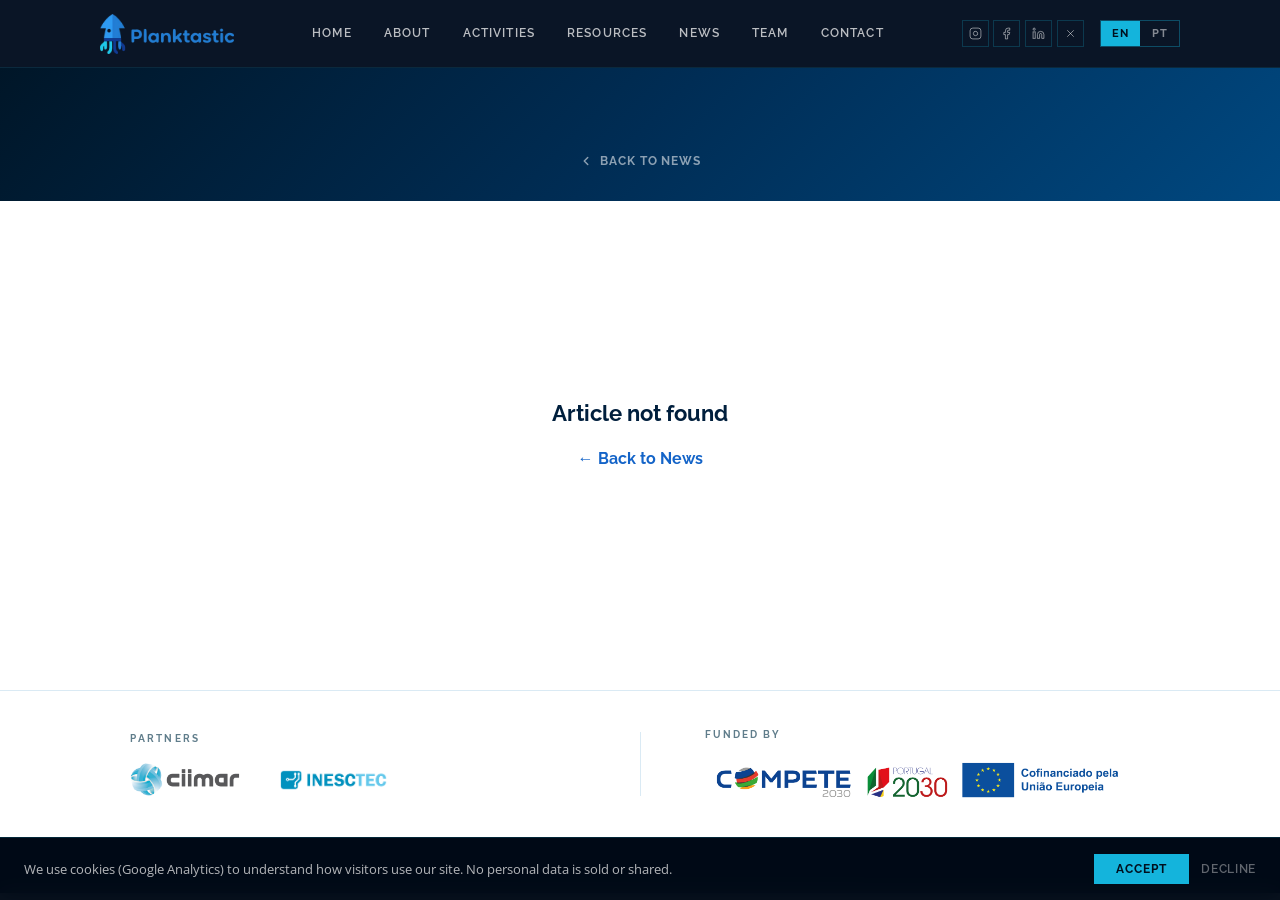
<file: news-article.html>
<!DOCTYPE html>
<html lang="en">
<head>
  <meta charset="UTF-8">
  <!-- Google tag (gtag.js) -->
  <script>
    window.dataLayer = window.dataLayer || [];
    function gtag(){dataLayer.push(arguments);}
    gtag('consent', 'default', { analytics_storage: 'denied' });
  </script>
  <script async src="https://www.googletagmanager.com/gtag/js?id=G-8R17SDMHJL"></script>
  <script>
    gtag('js', new Date());
    gtag('config', 'G-8R17SDMHJL');
  </script>
  <meta name="viewport" content="width=device-width, initial-scale=1.0">
  <title>Planktastic — News</title>
  <link rel="icon" type="image/png" href="images/logos/favicon.png">
  <link rel="preconnect" href="https://fonts.googleapis.com">
  <link rel="preconnect" href="https://fonts.gstatic.com" crossorigin>
  <link href="https://fonts.googleapis.com/css2?family=Raleway:wght@300;400;500;600;700;800&family=Open+Sans:ital,wght@0,300;0,400;0,500;1,300;1,400&display=swap" rel="stylesheet">
  <link rel="stylesheet" href="css/styles.css?v=2">
  <style>
    .art-back{display:inline-flex;align-items:center;gap:.45rem;font-family:'Raleway',sans-serif;font-size:.78rem;font-weight:700;letter-spacing:.07em;text-transform:uppercase;color:rgba(255,255,255,.55);text-decoration:none;transition:color .2s}
    .art-back:hover{color:#fff}
    .art-back svg{width:14px;height:14px;stroke:currentColor;fill:none;stroke-width:2.5;stroke-linecap:round;stroke-linejoin:round}
    .art-wrap{max-width:740px;margin:0 auto;padding:2.5rem 0 4rem}
    .art-hero{width:100%;height:360px;border-radius:8px;background:linear-gradient(135deg,var(--navy),var(--blue) 60%,var(--cyan));background-size:cover;background-position:center;display:flex;align-items:center;justify-content:center;font-size:4rem;margin-bottom:2rem;overflow:hidden}
    .art-tag{font-family:'Raleway',sans-serif;font-size:.72rem;font-weight:700;letter-spacing:.1em;text-transform:uppercase;color:var(--cyan);margin-bottom:.85rem}
    .art-title{font-family:'Raleway',sans-serif;font-size:clamp(1.5rem,3.5vw,2.1rem);font-weight:800;color:var(--navy);line-height:1.2;letter-spacing:-.02em;margin-bottom:1.2rem}
    .art-summary{font-size:1.08rem;color:var(--muted);line-height:1.75;font-style:italic;border-left:3px solid var(--cyan);padding-left:1.1rem;margin-bottom:2rem}
    .art-body{color:var(--text);line-height:1.8;font-size:.97rem}
    .art-body p{margin-bottom:1.2rem}
    .art-body p:last-child{margin-bottom:0}
    .art-gallery{display:grid;grid-template-columns:repeat(2,1fr);gap:.7rem;margin-bottom:2rem}
    .art-gallery img{width:100%;aspect-ratio:4/3;object-fit:cover;border-radius:6px;cursor:pointer;display:block;transition:transform .2s,box-shadow .2s}
    .art-gallery img:hover{transform:translateY(-2px);box-shadow:0 8px 22px rgba(0,30,60,.16)}
    @media(min-width:640px){.art-gallery{grid-template-columns:repeat(4,1fr)}}
    .art-not-found{text-align:center;padding:4rem 1rem;color:var(--muted);font-family:'Raleway',sans-serif}
    .art-not-found h2{font-size:1.4rem;margin-bottom:.75rem;color:var(--navy)}
    .art-not-found a{color:var(--blue);text-decoration:none;font-weight:700}
  </style>
</head>
<body>

<!-- NAV -->
<nav id="nav">
  <div class="nav-inner">
    <a class="nav-logo" href="index.html">
      <img id="nav-logo-img" src="images/logos/planktastic-logo.png" alt="Planktastic">
    </a>
    <div class="nav-links" id="nav-links">
      <a href="index.html"      data-page="home"       data-en="Home"       data-pt="Início">Home</a>
      <a href="about.html"      data-page="about"      data-en="About"      data-pt="Sobre">About</a>
      <a href="activities.html" data-page="activities" data-en="Activities"  data-pt="Atividades">Activities</a>
      <a href="outputs.html"    data-page="outputs"    data-en="Resources"  data-pt="Resultados">Resources</a>
      <a href="news.html"       data-page="news"       data-en="News"       data-pt="Notícias">News</a>
      <a href="team.html"       data-page="team"       data-en="Team"       data-pt="Equipa">Team</a>
      <a href="contact.html"    data-page="contact"    data-en="Contact"    data-pt="Contacto">Contact</a>
    </div>
    <div class="nav-right">
      <div class="nav-socials">
        <a href="#" class="social-ico" aria-label="Instagram" data-link-editable="social-instagram" target="_blank" rel="noopener"><svg viewBox="0 0 24 24"><rect x="2" y="2" width="20" height="20" rx="5"/><path d="M16 11.37A4 4 0 1 1 12.63 8 4 4 0 0 1 16 11.37z"/><line x1="17.5" y1="6.5" x2="17.51" y2="6.5"/></svg></a>
        <a href="#" class="social-ico" aria-label="Facebook" data-link-editable="social-facebook" target="_blank" rel="noopener"><svg viewBox="0 0 24 24"><path d="M18 2h-3a5 5 0 0 0-5 5v3H7v4h3v8h4v-8h3l1-4h-4V7a1 1 0 0 1 1-1h3z"/></svg></a>
        <a href="#" class="social-ico" aria-label="LinkedIn" data-link-editable="social-linkedin" target="_blank" rel="noopener"><svg viewBox="0 0 24 24"><path d="M16 8a6 6 0 0 1 6 6v7h-4v-7a2 2 0 0 0-2-2 2 2 0 0 0-2 2v7h-4v-7a6 6 0 0 1 6-6z"/><rect x="2" y="9" width="4" height="12"/><circle cx="4" cy="4" r="2"/></svg></a>
        <a href="#" class="social-ico" aria-label="X" data-link-editable="social-x" target="_blank" rel="noopener"><svg viewBox="0 0 24 24"><line x1="18" y1="6" x2="6" y2="18"/><line x1="6" y1="6" x2="18" y2="18"/></svg></a>
      </div>
      <div class="lang-sw">
        <button class="ls-btn active" data-lang="en" onclick="setLang('en')">EN</button>
        <button class="ls-btn" data-lang="pt" onclick="setLang('pt')">PT</button>
      </div>
      <button class="nav-hamburger" id="nav-hamburger" onclick="toggleMobile()" aria-label="Menu">
        <span></span><span></span><span></span>
      </button>
    </div>
  </div>
</nav>

<!-- MOBILE MENU -->
<div class="mobile-menu" id="mobile-menu">
  <a href="index.html"      data-page="home"       data-en="Home"       data-pt="Início">Home</a>
  <a href="about.html"      data-page="about"      data-en="About"      data-pt="Sobre">About</a>
  <a href="activities.html" data-page="activities" data-en="Activities"  data-pt="Atividades">Activities</a>
  <a href="outputs.html"    data-page="outputs"    data-en="Resources"  data-pt="Resultados">Resources</a>
  <a href="news.html"       data-page="news"       data-en="News"       data-pt="Notícias">News</a>
  <a href="team.html"       data-page="team"       data-en="Team"       data-pt="Equipa">Team</a>
  <a href="contact.html"    data-page="contact"    data-en="Contact"    data-pt="Contacto">Contact</a>
</div>

<!-- PAGE HEADER -->
<div class="page-header" style="padding-bottom:1.5rem">
  <a href="news.html" class="art-back">
    <svg viewBox="0 0 24 24"><polyline points="15 18 9 12 15 6"/></svg>
    <span data-en="Back to News" data-pt="Voltar às Notícias">Back to News</span>
  </a>
</div>

<!-- ARTICLE CONTENT -->
<section class="sec sec-light">
  <div class="wrap">
    <div class="art-wrap" id="article-container">
      <!-- rendered by JS below -->
    </div>
  </div>
</section>

<!-- FOOTER -->
<footer id="footer">
  <div class="partner-bar">
    <div class="wrap">
      <div class="pbar-inner">
        <div class="pbar-col">
          <div class="pbar-label" data-en="PARTNERS" data-pt="PARCEIROS">PARTNERS</div>
          <div class="pbar-logos">
            <img src="images/logos/ciimar_logo_cores.png" alt="CIIMAR" class="logo-partner">
            <img src="images/logos/inesctec.png" alt="INESC TEC" class="logo-partner">
          </div>
        </div>
        <div class="pbar-sep"></div>
        <div class="pbar-col">
          <div class="pbar-label" data-en="FUNDED BY" data-pt="FINANCIADO POR">FUNDED BY</div>
          <div class="pbar-logos">
            <img src="images/logos/compete2030.png" alt="COMPETE 2030 · Portugal 2030 · EU" class="logo-compete">
          </div>
        </div>
      </div>
    </div>
  </div>
  <div class="ft-bottom"><div class="wrap"><span>© 2025 Planktastic — CIIMAR &amp; INESC TEC | COMPETE2030-FEDER-00801600</span></div></div>
</footer>

<script src="js/content-data.js?v=1790762044592"></script>
<script src="js/common.js?v=9"></script>
<script>
(function () {
  var params = new URLSearchParams(window.location.search);
  var itemId = params.get('id');
  var items  = window.__boNewsItems || [];
  var item   = items.find(function (n) { return n.id === itemId; });

  function _esc(s) {
    return String(s || '').replace(/&/g, '&amp;').replace(/</g, '&lt;').replace(/>/g, '&gt;');
  }

  function _paragraphs(text) {
    if (!text) return '';
    return text.split(/\n\s*\n/).map(function (p) {
      return '<p>' + _mdBold(_esc(p.trim())).replace(/\n/g, '<br>') + '</p>';
    }).filter(function (p) { return p !== '<p></p>'; }).join('');
  }

  function render(lang) {
    var container = document.getElementById('article-container');
    if (!container) return;

    if (!item) {
      container.innerHTML =
        '<div class="art-not-found">' +
          '<h2>' + (lang === 'pt' ? 'Artigo não encontrado' : 'Article not found') + '</h2>' +
          '<p><a href="news.html">' + (lang === 'pt' ? '← Voltar às Notícias' : '← Back to News') + '</a></p>' +
        '</div>';
      return;
    }

    var usePt   = lang === 'pt';
    var tag     = (usePt && item.tag_pt)      ? item.tag_pt      : (item.tag   || '');
    var title   = (usePt && item.title_pt)    ? item.title_pt    : (item.title || '');
    var summary = (usePt && item.body_pt)     ? item.body_pt     : (item.body  || '');
    var content = (usePt && item.content_pt)  ? item.content_pt  : (item.content_en || '');

    var imgStyle = item.img
      ? 'background-image:url(' + item.img + ');background-size:cover;background-position:center'
      : '';
    var imgAttrs = item.img ? ' data-lightbox-src="' + item.img + '"' : '';

    var gallery = (item.gallery && item.gallery.length)
      ? '<div class="art-gallery">' + item.gallery.map(function (src) {
          return '<img src="' + src + '" data-lightbox-src="' + src + '" loading="lazy" alt="">';
        }).join('') + '</div>'
      : '';

    var html =
      '<div class="art-hero' + (item.img ? ' lb-trigger' : '') + '" style="' + imgStyle + '"' + imgAttrs + '>' + (item.img ? '' : '<span>🗞️</span>') + '</div>' +
      (tag    ? '<div class="art-tag">' + _esc(tag) + '</div>' : '') +
      (title  ? '<h1 class="art-title">' + _esc(title) + '</h1>' : '') +
      (summary ? '<div class="art-summary">' + _esc(summary) + '</div>' : '') +
      gallery +
      (content ? '<div class="art-body">' + _paragraphs(content) + '</div>' : '');

    container.innerHTML = html;
    document.title = 'Planktastic — ' + (title || 'News');
  }

  // Initial render
  render(localStorage.getItem('planktastic_lang') || 'en');

  // Hook into setLang so article re-renders on language switch
  var _origSetLang = window.setLang;
  window.setLang = function (lang) {
    _origSetLang(lang);
    render(lang);
  };
})();
</script>
</body>
</html>
</file>
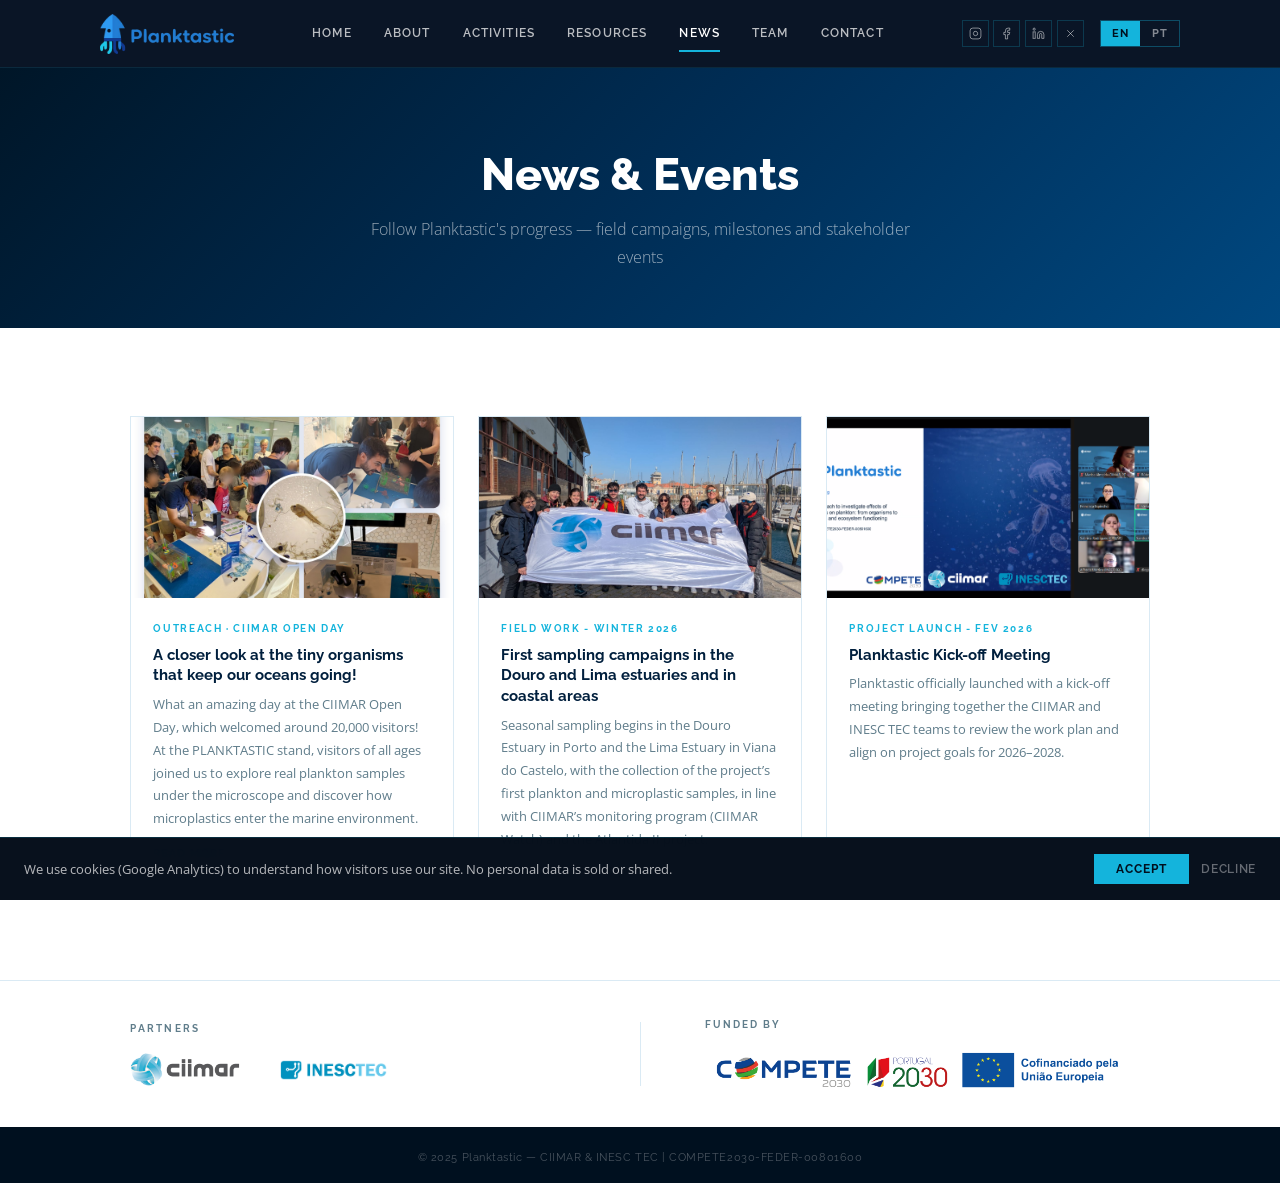
<file: news.html>
<!DOCTYPE html>
<html lang="en">
<head>
  <meta charset="UTF-8">
  <!-- Google tag (gtag.js) -->
  <script>
    window.dataLayer = window.dataLayer || [];
    function gtag(){dataLayer.push(arguments);}
    gtag('consent', 'default', { analytics_storage: 'denied' });
  </script>
  <script async src="https://www.googletagmanager.com/gtag/js?id=G-8R17SDMHJL"></script>
  <script>
    gtag('js', new Date());
    gtag('config', 'G-8R17SDMHJL');
  </script>
  <meta name="viewport" content="width=device-width, initial-scale=1.0">
  <title>Planktastic — News &amp; Events</title>
  <link rel="icon" type="image/png" href="images/logos/favicon.png">
  <link rel="preconnect" href="https://fonts.googleapis.com">
  <link rel="preconnect" href="https://fonts.gstatic.com" crossorigin>
  <link href="https://fonts.googleapis.com/css2?family=Raleway:wght@300;400;500;600;700;800&family=Open+Sans:ital,wght@0,300;0,400;0,500;1,300;1,400&display=swap" rel="stylesheet">
  <link rel="stylesheet" href="css/styles.css?v=2">
</head>
<body>

<!-- NAV -->
<nav id="nav">
  <div class="nav-inner">
    <a class="nav-logo" href="index.html">
      <img id="nav-logo-img" src="images/logos/planktastic-logo.png" alt="Planktastic">
    </a>
    <div class="nav-links" id="nav-links">
      <a href="index.html"      data-page="home"       data-en="Home"       data-pt="Início">Home</a>
      <a href="about.html"      data-page="about"      data-en="About"      data-pt="Sobre">About</a>
      <a href="activities.html" data-page="activities" data-en="Activities"  data-pt="Atividades">Activities</a>
      <a href="outputs.html"    data-page="outputs"    data-en="Resources"  data-pt="Resultados">Resources</a>
      <a href="news.html"       data-page="news"       data-en="News"       data-pt="Notícias">News</a>
      <a href="team.html"       data-page="team"       data-en="Team"       data-pt="Equipa">Team</a>
      <a href="contact.html"    data-page="contact"    data-en="Contact"    data-pt="Contacto">Contact</a>
    </div>
    <div class="nav-right">
      <div class="nav-socials">
        <a href="#" class="social-ico" aria-label="Instagram" data-link-editable="social-instagram" target="_blank" rel="noopener"><svg viewBox="0 0 24 24"><rect x="2" y="2" width="20" height="20" rx="5"/><path d="M16 11.37A4 4 0 1 1 12.63 8 4 4 0 0 1 16 11.37z"/><line x1="17.5" y1="6.5" x2="17.51" y2="6.5"/></svg></a>
        <a href="#" class="social-ico" aria-label="Facebook" data-link-editable="social-facebook" target="_blank" rel="noopener"><svg viewBox="0 0 24 24"><path d="M18 2h-3a5 5 0 0 0-5 5v3H7v4h3v8h4v-8h3l1-4h-4V7a1 1 0 0 1 1-1h3z"/></svg></a>
        <a href="#" class="social-ico" aria-label="LinkedIn" data-link-editable="social-linkedin" target="_blank" rel="noopener"><svg viewBox="0 0 24 24"><path d="M16 8a6 6 0 0 1 6 6v7h-4v-7a2 2 0 0 0-2-2 2 2 0 0 0-2 2v7h-4v-7a6 6 0 0 1 6-6z"/><rect x="2" y="9" width="4" height="12"/><circle cx="4" cy="4" r="2"/></svg></a>
        <a href="#" class="social-ico" aria-label="X" data-link-editable="social-x" target="_blank" rel="noopener"><svg viewBox="0 0 24 24"><line x1="18" y1="6" x2="6" y2="18"/><line x1="6" y1="6" x2="18" y2="18"/></svg></a>
      </div>
      <div class="lang-sw">
        <button class="ls-btn active" data-lang="en" onclick="setLang('en')">EN</button>
        <button class="ls-btn" data-lang="pt" onclick="setLang('pt')">PT</button>
      </div>
      <button class="nav-hamburger" id="nav-hamburger" onclick="toggleMobile()" aria-label="Menu">
        <span></span><span></span><span></span>
      </button>
    </div>
  </div>
</nav>

<!-- MOBILE MENU -->
<div class="mobile-menu" id="mobile-menu">
  <a href="index.html"      data-page="home"       data-en="Home"       data-pt="Início">Home</a>
  <a href="about.html"      data-page="about"      data-en="About"      data-pt="Sobre">About</a>
  <a href="activities.html" data-page="activities" data-en="Activities"  data-pt="Atividades">Activities</a>
  <a href="outputs.html"    data-page="outputs"    data-en="Resources"  data-pt="Resultados">Resources</a>
  <a href="news.html"       data-page="news"       data-en="News"       data-pt="Notícias">News</a>
  <a href="team.html"       data-page="team"       data-en="Team"       data-pt="Equipa">Team</a>
  <a href="contact.html"    data-page="contact"    data-en="Contact"    data-pt="Contacto">Contact</a>
</div>

<!-- PAGE HEADER -->
<div class="page-header">
  <h1 data-en="News &amp; Events" data-pt="Notícias e Eventos">News &amp; Events</h1>
  <p data-en="Follow Planktastic's progress — field campaigns, milestones and stakeholder events" data-pt="Acompanhe o progresso do Planktastic — campanhas de campo, marcos e eventos com stakeholders">Follow Planktastic's progress — field campaigns, milestones and stakeholder events</p>
</div>

<!-- NEWS GRID -->
<section class="sec sec-light">
  <div class="wrap">
    <div class="news-page-grid" id="news-page-grid">
      <div class="news-card reveal">
        <div class="nc-img" data-img-editable="news-p1-img"><span class="nc-emoji">🦑</span></div>
        <div class="nc-body">
          <div class="nc-tag" data-editable="news-p1-tag">Project Launch · January 2025</div>
          <h3 data-editable="news-p1-title">Planktastic Kick-off Meeting</h3>
          <p data-editable="news-p1-body">Planktastic officially launched with a kick-off meeting bringing together the CIIMAR and INESC TEC teams to review the work plan and align on project goals for 2025–2027.</p>
        </div>
      </div>
      <div class="news-card reveal" style="transition-delay:.1s">
        <div class="nc-img" data-img-editable="news-p2-img" style="background:linear-gradient(135deg,#002848,#1464c8 55%,#2878f0)"><span class="nc-emoji">🌊</span></div>
        <div class="nc-body">
          <div class="nc-tag" data-editable="news-p2-tag">Field Work · Spring 2025</div>
          <h3 data-editable="news-p2-title">First Field Campaigns at Douro &amp; Lima Estuaries</h3>
          <p data-editable="news-p2-body">Seasonal sampling begins at the Douro estuary in Porto and the Lima estuary in Viana do Castelo, collecting the first plankton tows and microplastics samples of the project.</p>
        </div>
      </div>
      <div class="news-card reveal" style="transition-delay:.2s">
        <div class="nc-img" data-img-editable="news-p3-img" style="background:linear-gradient(135deg,#001e40,#003878 55%,#0090c0)"><span class="nc-emoji">📣</span></div>
        <div class="nc-body">
          <div class="nc-tag" data-editable="news-p3-tag">Engagement · September 2025</div>
          <h3 data-editable="news-p3-title">First Stakeholder Workshop (M2)</h3>
          <p data-editable="news-p3-body">Environmental managers, fisheries experts and NGOs gathered for Planktastic's first stakeholder workshop, exploring how the project can support real-world monitoring and policy decisions.</p>
        </div>
      </div>
    </div>
  </div>
</section>

<!-- FOOTER -->
<footer id="footer">
  <div class="partner-bar">
    <div class="wrap">
      <div class="pbar-inner">
        <div class="pbar-col">
          <div class="pbar-label" data-en="PARTNERS" data-pt="PARCEIROS">PARTNERS</div>
          <div class="pbar-logos">
            <img src="images/logos/ciimar_logo_cores.png" alt="CIIMAR" class="logo-partner">
            <img src="images/logos/inesctec.png" alt="INESC TEC" class="logo-partner">
          </div>
        </div>
        <div class="pbar-sep"></div>
        <div class="pbar-col">
          <div class="pbar-label" data-en="FUNDED BY" data-pt="FINANCIADO POR">FUNDED BY</div>
          <div class="pbar-logos">
            <img src="images/logos/compete2030.png" alt="COMPETE 2030 · Portugal 2030 · EU" class="logo-compete">
          </div>
        </div>
      </div>
    </div>
  </div>
  <div class="ft-bottom"><div class="wrap"><span>© 2025 Planktastic — CIIMAR &amp; INESC TEC | COMPETE2030-FEDER-00801600</span></div></div>
</footer>

<script src="js/content-data.js?v=1790762044592"></script>
<script src="js/common.js?v=9"></script>
</body>
</html>
</file>
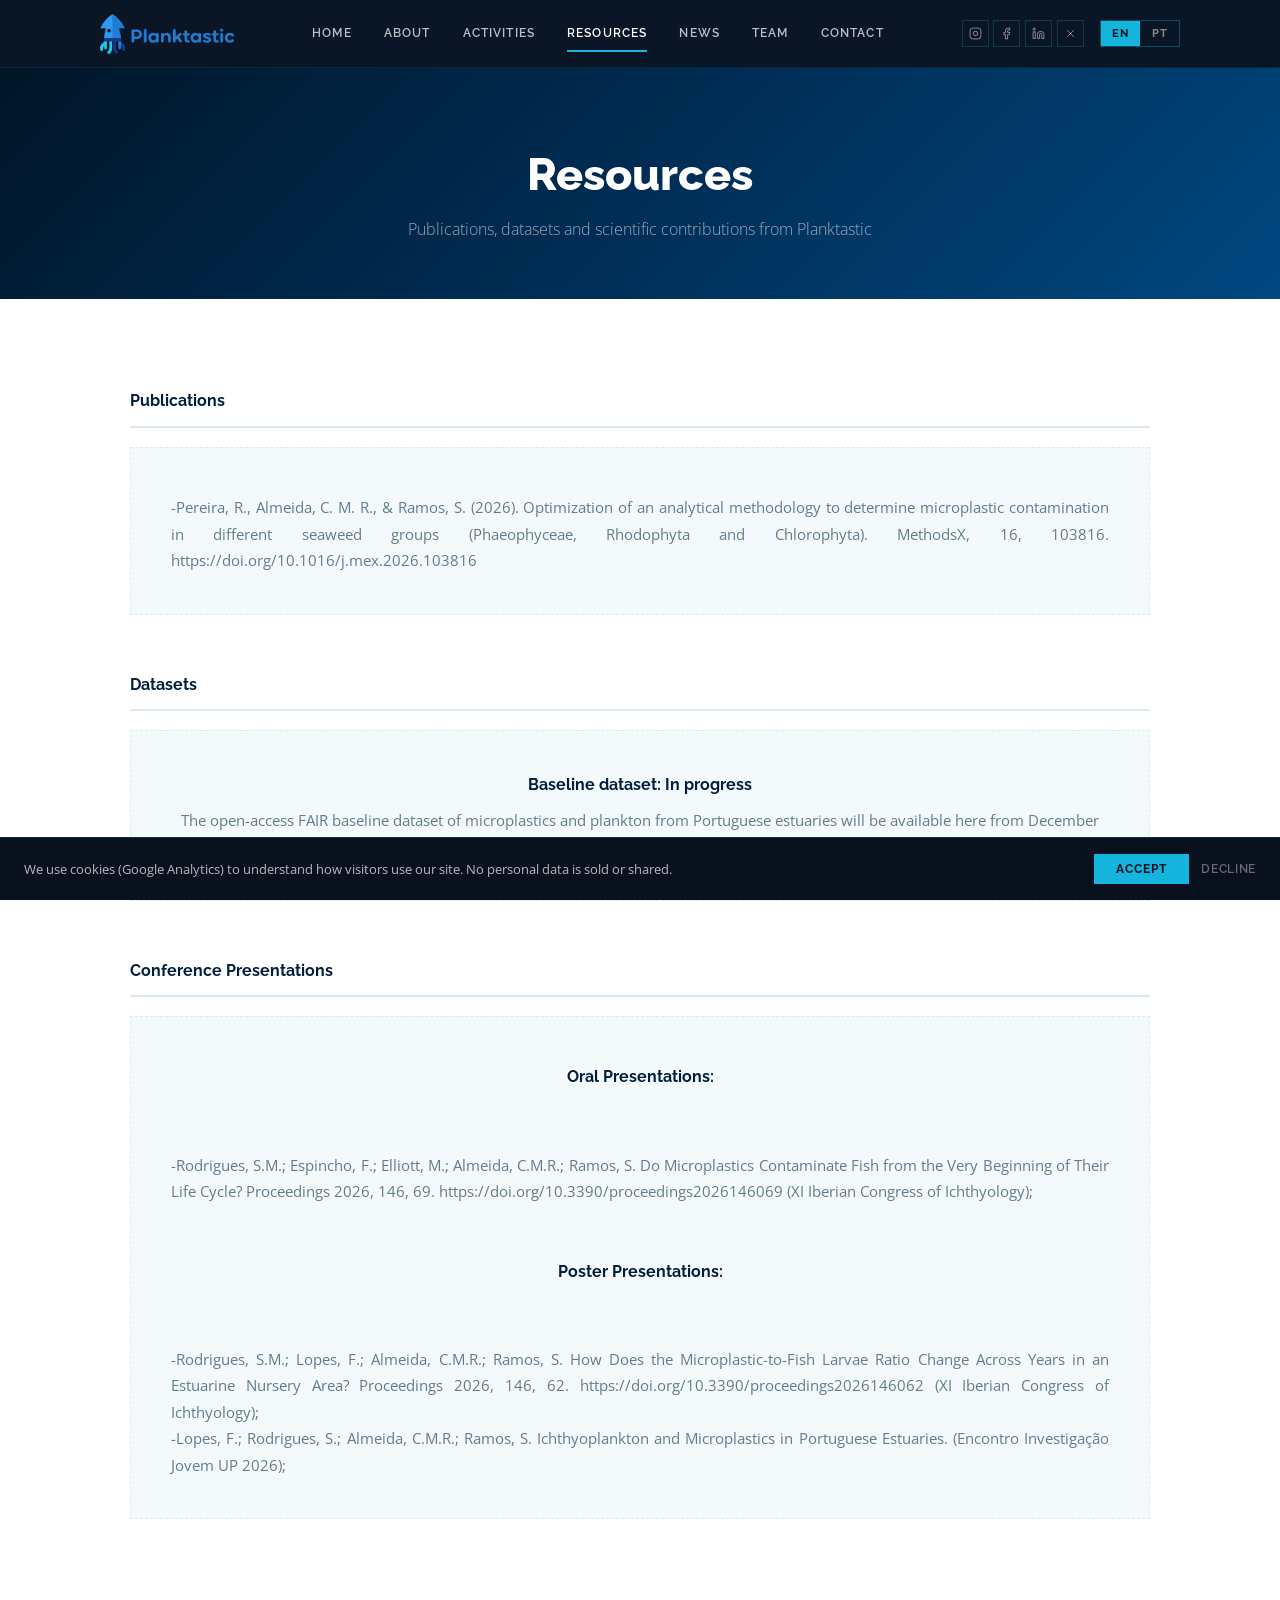
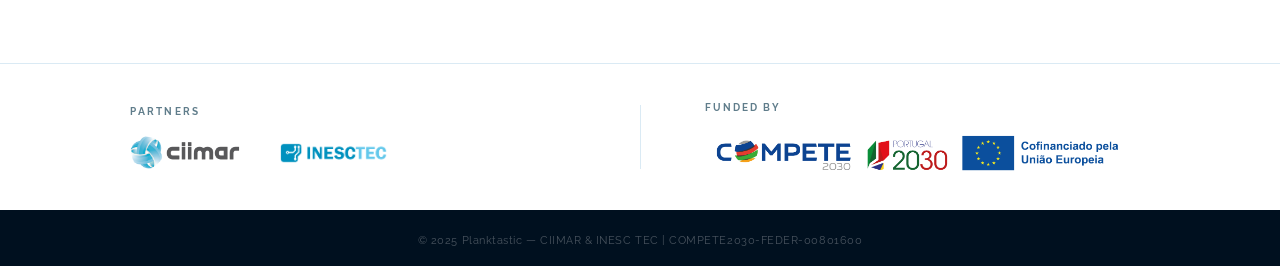
<file: outputs.html>
<!DOCTYPE html>
<html lang="en">
<head>
  <meta charset="UTF-8">
  <!-- Google tag (gtag.js) -->
  <script>
    window.dataLayer = window.dataLayer || [];
    function gtag(){dataLayer.push(arguments);}
    gtag('consent', 'default', { analytics_storage: 'denied' });
  </script>
  <script async src="https://www.googletagmanager.com/gtag/js?id=G-8R17SDMHJL"></script>
  <script>
    gtag('js', new Date());
    gtag('config', 'G-8R17SDMHJL');
  </script>
  <meta name="viewport" content="width=device-width, initial-scale=1.0">
  <title>Planktastic — Resources</title>
  <link rel="icon" type="image/png" href="images/logos/favicon.png">
  <link rel="preconnect" href="https://fonts.googleapis.com">
  <link rel="preconnect" href="https://fonts.gstatic.com" crossorigin>
  <link href="https://fonts.googleapis.com/css2?family=Raleway:wght@300;400;500;600;700;800&family=Open+Sans:ital,wght@0,300;0,400;0,500;1,300;1,400&display=swap" rel="stylesheet">
  <link rel="stylesheet" href="css/styles.css?v=2">
</head>
<body>

<!-- NAV -->
<nav id="nav">
  <div class="nav-inner">
    <a class="nav-logo" href="index.html">
      <img id="nav-logo-img" src="images/logos/planktastic-logo.png" alt="Planktastic">
    </a>
    <div class="nav-links" id="nav-links">
      <a href="index.html"      data-page="home"       data-en="Home"       data-pt="Início">Home</a>
      <a href="about.html"      data-page="about"      data-en="About"      data-pt="Sobre">About</a>
      <a href="activities.html" data-page="activities" data-en="Activities"  data-pt="Atividades">Activities</a>
      <a href="outputs.html"    data-page="outputs"    data-en="Resources"  data-pt="Resultados">Resources</a>
      <a href="news.html"       data-page="news"       data-en="News"       data-pt="Notícias">News</a>
      <a href="team.html"       data-page="team"       data-en="Team"       data-pt="Equipa">Team</a>
      <a href="contact.html"    data-page="contact"    data-en="Contact"    data-pt="Contacto">Contact</a>
    </div>
    <div class="nav-right">
      <div class="nav-socials">
        <a href="#" class="social-ico" aria-label="Instagram" data-link-editable="social-instagram" target="_blank" rel="noopener"><svg viewBox="0 0 24 24"><rect x="2" y="2" width="20" height="20" rx="5"/><path d="M16 11.37A4 4 0 1 1 12.63 8 4 4 0 0 1 16 11.37z"/><line x1="17.5" y1="6.5" x2="17.51" y2="6.5"/></svg></a>
        <a href="#" class="social-ico" aria-label="Facebook" data-link-editable="social-facebook" target="_blank" rel="noopener"><svg viewBox="0 0 24 24"><path d="M18 2h-3a5 5 0 0 0-5 5v3H7v4h3v8h4v-8h3l1-4h-4V7a1 1 0 0 1 1-1h3z"/></svg></a>
        <a href="#" class="social-ico" aria-label="LinkedIn" data-link-editable="social-linkedin" target="_blank" rel="noopener"><svg viewBox="0 0 24 24"><path d="M16 8a6 6 0 0 1 6 6v7h-4v-7a2 2 0 0 0-2-2 2 2 0 0 0-2 2v7h-4v-7a6 6 0 0 1 6-6z"/><rect x="2" y="9" width="4" height="12"/><circle cx="4" cy="4" r="2"/></svg></a>
        <a href="#" class="social-ico" aria-label="X" data-link-editable="social-x" target="_blank" rel="noopener"><svg viewBox="0 0 24 24"><line x1="18" y1="6" x2="6" y2="18"/><line x1="6" y1="6" x2="18" y2="18"/></svg></a>
      </div>
      <div class="lang-sw">
        <button class="ls-btn active" data-lang="en" onclick="setLang('en')">EN</button>
        <button class="ls-btn" data-lang="pt" onclick="setLang('pt')">PT</button>
      </div>
      <button class="nav-hamburger" id="nav-hamburger" onclick="toggleMobile()" aria-label="Menu">
        <span></span><span></span><span></span>
      </button>
    </div>
  </div>
</nav>

<!-- MOBILE MENU -->
<div class="mobile-menu" id="mobile-menu">
  <a href="index.html"      data-page="home"       data-en="Home"       data-pt="Início">Home</a>
  <a href="about.html"      data-page="about"      data-en="About"      data-pt="Sobre">About</a>
  <a href="activities.html" data-page="activities" data-en="Activities"  data-pt="Atividades">Activities</a>
  <a href="outputs.html"    data-page="outputs"    data-en="Resources"  data-pt="Resultados">Resources</a>
  <a href="news.html"       data-page="news"       data-en="News"       data-pt="Notícias">News</a>
  <a href="team.html"       data-page="team"       data-en="Team"       data-pt="Equipa">Team</a>
  <a href="contact.html"    data-page="contact"    data-en="Contact"    data-pt="Contacto">Contact</a>
</div>

<!-- PAGE HEADER -->
<div class="page-header">
  <h1 data-en="Resources" data-pt="Resultados">Resources</h1>
  <p data-en="Publications, datasets and scientific contributions from Planktastic" data-pt="Publicações, conjuntos de dados e contribuições científicas do Planktastic">Publications, datasets and scientific contributions from Planktastic</p>
</div>

<!-- OUTPUTS CONTENT -->
<section class="sec sec-light">
  <div class="wrap">
    <div class="output-section reveal">
      <h3 data-en="Publications" data-pt="Publicações">Publications</h3>
      <div class="output-empty">
        <strong data-editable="outputs-pub-label"></strong>
        <p data-editable="outputs-pub">Scientific publications will be listed here as the project progresses. All publications will be open-access, following FCT and EU open science policy.</p>
      </div>
    </div>
    <div class="output-section reveal">
      <h3 data-en="Datasets" data-pt="Base de Dados">Datasets</h3>
      <div class="output-empty">
        <strong data-editable="outputs-data-label"></strong>
        <p data-editable="outputs-data">The open-access FAIR baseline dataset of microplastics and plankton from Portuguese estuaries will be available here from December 2025.</p>
      </div>
    </div>
    <div class="output-section reveal">
      <h3 data-en="Conference Presentations" data-pt="Apresentações em Conferências">Conference Presentations</h3>
      <div class="output-empty">
        <strong data-editable="outputs-conf-label"></strong>
        <p data-editable="outputs-conf">Conference presentations and posters will be listed here as the team participates in national and international scientific meetings.</p>
      </div>
    </div>
  </div>
</section>

<!-- FOOTER -->
<footer id="footer">
  <div class="partner-bar">
    <div class="wrap">
      <div class="pbar-inner">
        <div class="pbar-col">
          <div class="pbar-label" data-en="PARTNERS" data-pt="PARCEIROS">PARTNERS</div>
          <div class="pbar-logos">
            <img src="images/logos/ciimar_logo_cores.png" alt="CIIMAR" class="logo-partner">
            <img src="images/logos/inesctec.png" alt="INESC TEC" class="logo-partner">
          </div>
        </div>
        <div class="pbar-sep"></div>
        <div class="pbar-col">
          <div class="pbar-label" data-en="FUNDED BY" data-pt="FINANCIADO POR">FUNDED BY</div>
          <div class="pbar-logos">
            <img src="images/logos/compete2030.png" alt="COMPETE 2030 · Portugal 2030 · EU" class="logo-compete">
          </div>
        </div>
      </div>
    </div>
  </div>
  <div class="ft-bottom"><div class="wrap"><span>© 2025 Planktastic — CIIMAR &amp; INESC TEC | COMPETE2030-FEDER-00801600</span></div></div>
</footer>

<script src="js/content-data.js?v=1790762044592"></script>
<script src="js/common.js?v=9"></script>
</body>
</html>
</file>
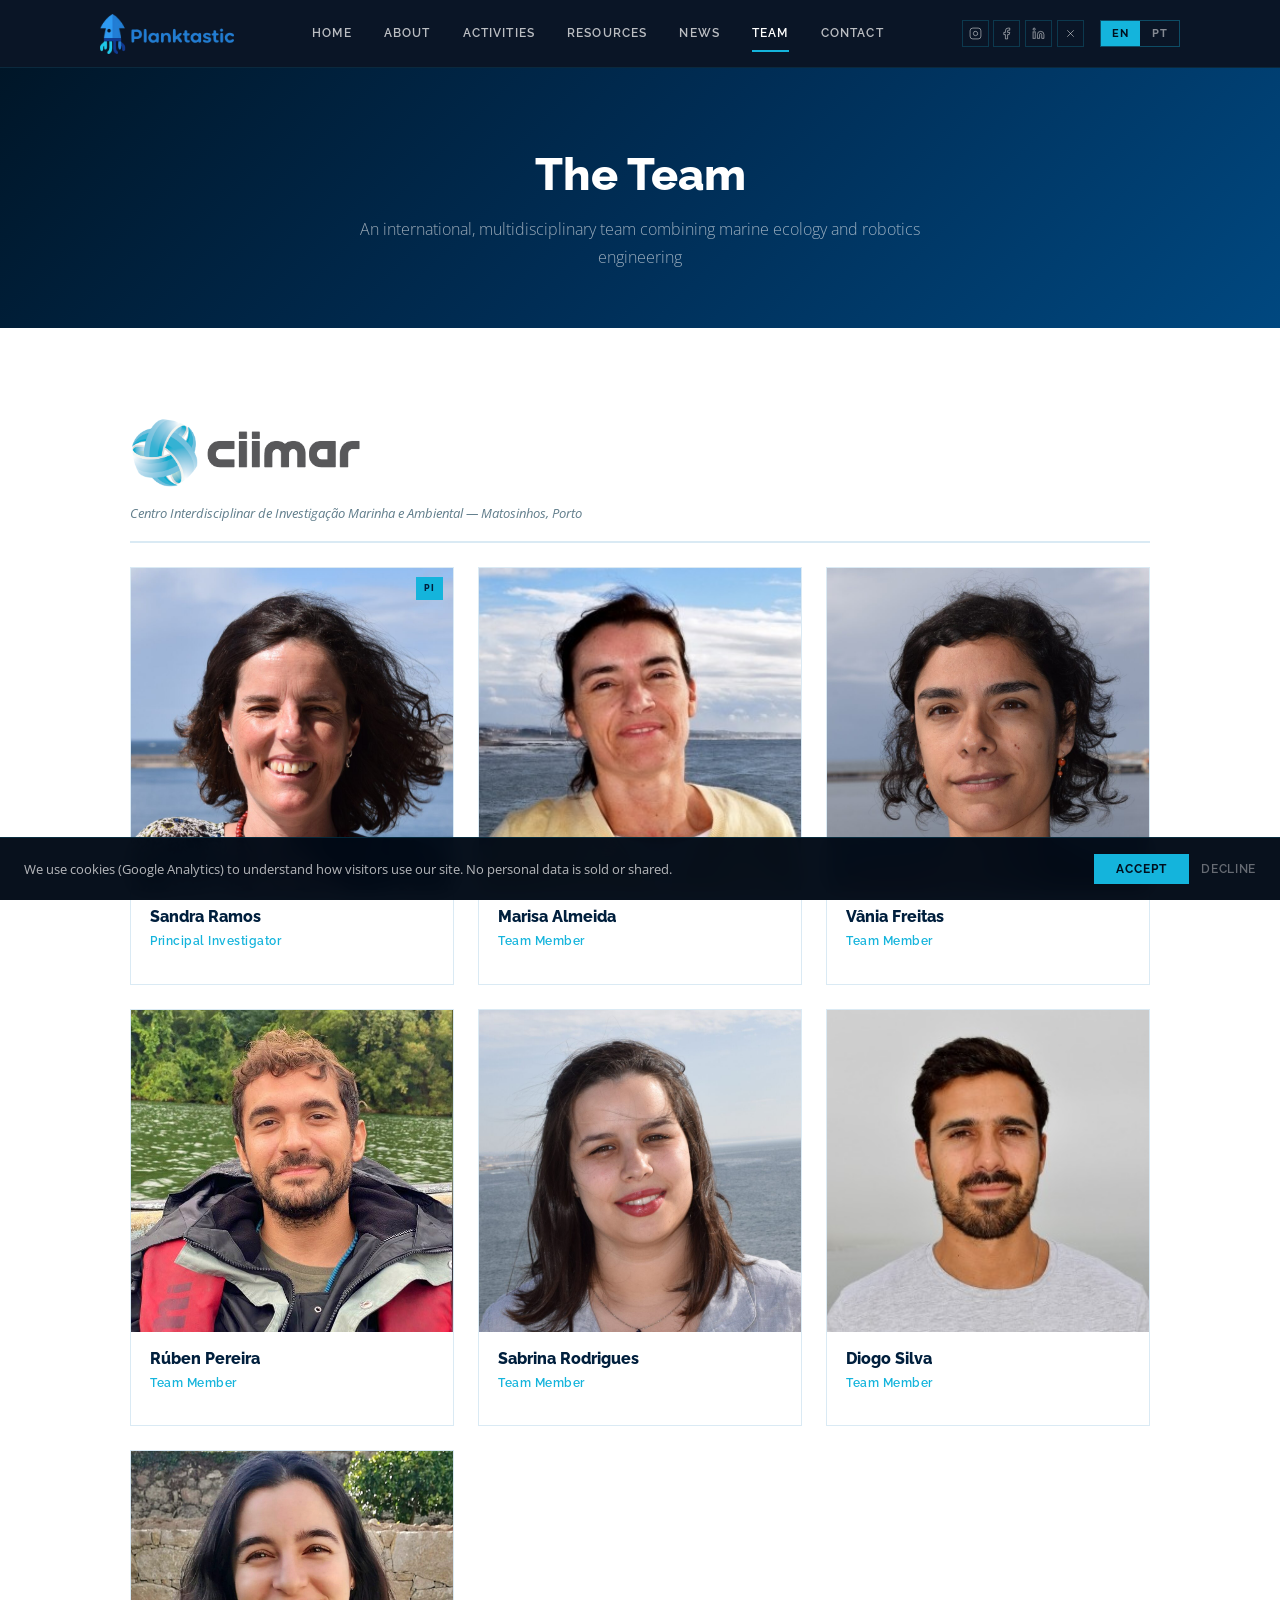
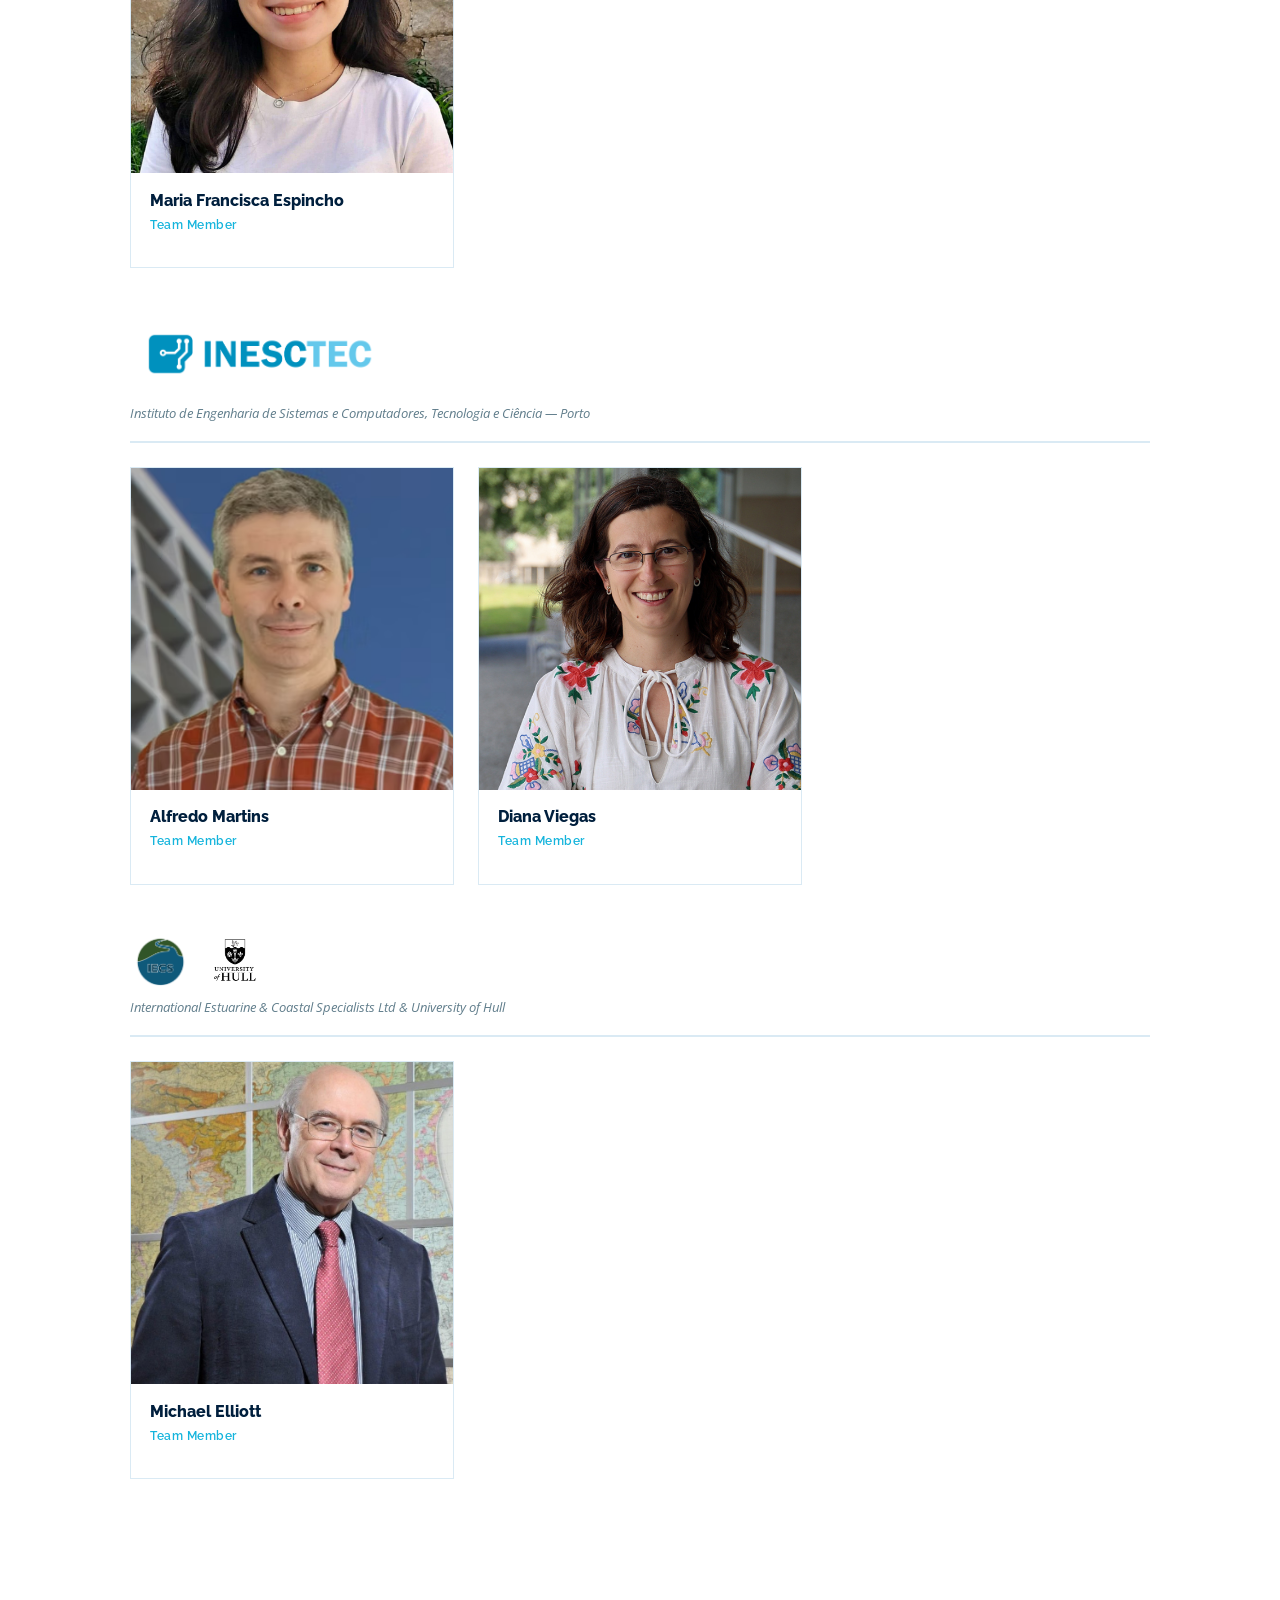
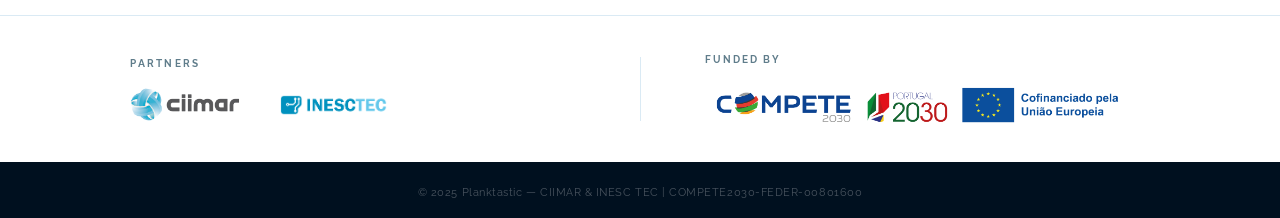
<file: team.html>
<!DOCTYPE html>
<html lang="en">
<head>
  <meta charset="UTF-8">
  <!-- Google tag (gtag.js) -->
  <script>
    window.dataLayer = window.dataLayer || [];
    function gtag(){dataLayer.push(arguments);}
    gtag('consent', 'default', { analytics_storage: 'denied' });
  </script>
  <script async src="https://www.googletagmanager.com/gtag/js?id=G-8R17SDMHJL"></script>
  <script>
    gtag('js', new Date());
    gtag('config', 'G-8R17SDMHJL');
  </script>
  <meta name="viewport" content="width=device-width, initial-scale=1.0">
  <title>Planktastic — Team</title>
  <link rel="icon" type="image/png" href="images/logos/favicon.png">
  <link rel="preconnect" href="https://fonts.googleapis.com">
  <link rel="preconnect" href="https://fonts.gstatic.com" crossorigin>
  <link href="https://fonts.googleapis.com/css2?family=Raleway:wght@300;400;500;600;700;800&family=Open+Sans:ital,wght@0,300;0,400;0,500;1,300;1,400&display=swap" rel="stylesheet">
  <link rel="stylesheet" href="css/styles.css?v=2">
</head>
<body>

<!-- NAV -->
<nav id="nav">
  <div class="nav-inner">
    <a class="nav-logo" href="index.html">
      <img id="nav-logo-img" src="images/logos/planktastic-logo.png" alt="Planktastic">
    </a>
    <div class="nav-links" id="nav-links">
      <a href="index.html"      data-page="home"       data-en="Home"       data-pt="Início">Home</a>
      <a href="about.html"      data-page="about"      data-en="About"      data-pt="Sobre">About</a>
      <a href="activities.html" data-page="activities" data-en="Activities"  data-pt="Atividades">Activities</a>
      <a href="outputs.html"    data-page="outputs"    data-en="Resources"  data-pt="Resultados">Resources</a>
      <a href="news.html"       data-page="news"       data-en="News"       data-pt="Notícias">News</a>
      <a href="team.html"       data-page="team"       data-en="Team"       data-pt="Equipa">Team</a>
      <a href="contact.html"    data-page="contact"    data-en="Contact"    data-pt="Contacto">Contact</a>
    </div>
    <div class="nav-right">
      <div class="nav-socials">
        <a href="#" class="social-ico" aria-label="Instagram" data-link-editable="social-instagram" target="_blank" rel="noopener"><svg viewBox="0 0 24 24"><rect x="2" y="2" width="20" height="20" rx="5"/><path d="M16 11.37A4 4 0 1 1 12.63 8 4 4 0 0 1 16 11.37z"/><line x1="17.5" y1="6.5" x2="17.51" y2="6.5"/></svg></a>
        <a href="#" class="social-ico" aria-label="Facebook" data-link-editable="social-facebook" target="_blank" rel="noopener"><svg viewBox="0 0 24 24"><path d="M18 2h-3a5 5 0 0 0-5 5v3H7v4h3v8h4v-8h3l1-4h-4V7a1 1 0 0 1 1-1h3z"/></svg></a>
        <a href="#" class="social-ico" aria-label="LinkedIn" data-link-editable="social-linkedin" target="_blank" rel="noopener"><svg viewBox="0 0 24 24"><path d="M16 8a6 6 0 0 1 6 6v7h-4v-7a2 2 0 0 0-2-2 2 2 0 0 0-2 2v7h-4v-7a6 6 0 0 1 6-6z"/><rect x="2" y="9" width="4" height="12"/><circle cx="4" cy="4" r="2"/></svg></a>
        <a href="#" class="social-ico" aria-label="X" data-link-editable="social-x" target="_blank" rel="noopener"><svg viewBox="0 0 24 24"><line x1="18" y1="6" x2="6" y2="18"/><line x1="6" y1="6" x2="18" y2="18"/></svg></a>
      </div>
      <div class="lang-sw">
        <button class="ls-btn active" data-lang="en" onclick="setLang('en')">EN</button>
        <button class="ls-btn" data-lang="pt" onclick="setLang('pt')">PT</button>
      </div>
      <button class="nav-hamburger" id="nav-hamburger" onclick="toggleMobile()" aria-label="Menu">
        <span></span><span></span><span></span>
      </button>
    </div>
  </div>
</nav>

<!-- MOBILE MENU -->
<div class="mobile-menu" id="mobile-menu">
  <a href="index.html"      data-page="home"       data-en="Home"       data-pt="Início">Home</a>
  <a href="about.html"      data-page="about"      data-en="About"      data-pt="Sobre">About</a>
  <a href="activities.html" data-page="activities" data-en="Activities"  data-pt="Atividades">Activities</a>
  <a href="outputs.html"    data-page="outputs"    data-en="Resources"  data-pt="Resultados">Resources</a>
  <a href="news.html"       data-page="news"       data-en="News"       data-pt="Notícias">News</a>
  <a href="team.html"       data-page="team"       data-en="Team"       data-pt="Equipa">Team</a>
  <a href="contact.html"    data-page="contact"    data-en="Contact"    data-pt="Contacto">Contact</a>
</div>

<!-- PAGE HEADER -->
<div class="page-header">
  <h1 data-en="The Team" data-pt="A Equipa">The Team</h1>
  <p data-en="An international, multidisciplinary team combining marine ecology and robotics engineering" data-pt="Uma equipa internacional e multidisciplinar que combina ecologia marinha e engenharia robótica">An international, multidisciplinary team combining marine ecology and robotics engineering</p>
</div>

<!-- TEAM CONTENT -->
<section class="sec sec-light">
  <div class="wrap">

    <!-- CIIMAR -->
    <div class="tm-section">
      <div class="tm-inst-header reveal">
        <div class="tm-inst-logo"><img src="images/logos/ciimar_logo_cores.png" alt="CIIMAR"></div>
        <div class="tm-inst-full">Centro Interdisciplinar de Investigação Marinha e Ambiental — Matosinhos, Porto</div>
      </div>
      <div class="tm-grid" id="team-ciimar-grid">
        <div class="tm-card reveal">
          <div class="tm-photo">SR<span class="tm-pi-badge">PI</span></div>
          <div class="tm-body">
            <div class="tm-name">Sandra Ramos</div>
            <div class="tm-role">Principal Investigator</div>
            <div class="tm-tags">
              <span class="tm-tag">Plankton Ecology</span>
              <span class="tm-tag">Microplastics Detection</span>
              <span class="tm-tag">eDNA Analysis</span>
              <span class="tm-tag">Field Monitoring</span>
            </div>
            <a class="tm-email" href="mailto:ssramos@ciimar.up.pt">✉ ssramos@ciimar.up.pt</a>
          </div>
        </div>
      </div>
    </div>

    <!-- INESC TEC -->
    <div class="tm-section">
      <div class="tm-inst-header reveal">
        <div class="tm-inst-logo"><img src="images/logos/inesctec.png" alt="INESC TEC"></div>
        <div class="tm-inst-full">Instituto de Engenharia de Sistemas e Computadores, Tecnologia e Ciência — Porto</div>
      </div>
      <div class="tm-grid" id="team-inesc-grid">
        <p class="tm-empty" data-en="Team members will appear here." data-pt="Os membros da equipa aparecerão aqui.">Team members will appear here.</p>
      </div>
    </div>

    <!-- ASSOCIATED RESEARCHERS -->
    <div class="tm-section">
      <div class="tm-inst-header reveal">
        <div class="tm-inst-logo tm-inst-logo-dual">
          <img src="images/logos/iecs-logo.png" alt="International Estuarine &amp; Coastal Specialists Ltd">
          <img src="images/logos/hull-logo.png" alt="University of Hull">
        </div>
        <div class="tm-inst-full">International Estuarine &amp; Coastal Specialists Ltd &amp; University of Hull</div>
      </div>
      <div class="tm-grid" id="team-external-grid">
        <p class="tm-empty" data-en="Team members will appear here." data-pt="Os membros da equipa aparecerão aqui.">Team members will appear here.</p>
      </div>
    </div>

  </div>
</section>

<!-- FOOTER -->
<footer id="footer">
  <div class="partner-bar">
    <div class="wrap">
      <div class="pbar-inner">
        <div class="pbar-col">
          <div class="pbar-label" data-en="PARTNERS" data-pt="PARCEIROS">PARTNERS</div>
          <div class="pbar-logos">
            <img src="images/logos/ciimar_logo_cores.png" alt="CIIMAR" class="logo-partner">
            <img src="images/logos/inesctec.png" alt="INESC TEC" class="logo-partner">
          </div>
        </div>
        <div class="pbar-sep"></div>
        <div class="pbar-col">
          <div class="pbar-label" data-en="FUNDED BY" data-pt="FINANCIADO POR">FUNDED BY</div>
          <div class="pbar-logos">
            <img src="images/logos/compete2030.png" alt="COMPETE 2030 · Portugal 2030 · EU" class="logo-compete">
          </div>
        </div>
      </div>
    </div>
  </div>
  <div class="ft-bottom"><div class="wrap"><span>© 2025 Planktastic — CIIMAR &amp; INESC TEC | COMPETE2030-FEDER-00801600</span></div></div>
</footer>

<script src="js/content-data.js?v=1790762044592"></script>
<script src="js/common.js?v=9"></script>
</body>
</html>
</file>
<file: css/styles.css>
/* ─── RESET ──────────────────────────────── */
*,*::before,*::after{box-sizing:border-box;margin:0;padding:0}
html{scroll-behavior:smooth}
body{font-family:'Open Sans',sans-serif;font-size:16px;line-height:1.8;color:#2c3e50;background:#fff;overflow-x:hidden}
img{display:block;max-width:100%}
a{text-decoration:none;color:inherit}
::-webkit-scrollbar{width:5px}::-webkit-scrollbar-thumb{background:#14b4dc;border-radius:3px}
:root{
  --blue:#1464c8;--cyan:#14b4dc;--navy:#001f3d;--dark:#00101f;
  --text:#2c3e50;--muted:#607d8b;--light:#f4f9fc;--border:#daeaf4;
  --H:'Raleway',sans-serif;--B:'Open Sans',sans-serif;
}

/* ─── NAV ────────────────────────────────── */
#nav{
  position:fixed;top:0;left:0;right:0;z-index:300;height:68px;
  display:flex;align-items:center;
  background:rgba(0,12,30,0.96);backdrop-filter:blur(16px);
  border-bottom:1px solid rgba(20,180,220,0.12);transition:box-shadow .3s;
}
#nav.scrolled{box-shadow:0 2px 20px rgba(0,0,0,.45)}
.nav-inner{
  max-width:1160px;width:100%;margin:0 auto;padding:0 2.5rem;
  display:flex;align-items:center;justify-content:space-between;gap:1rem;
}
.nav-logo{display:flex;align-items:center;gap:.6rem}
.nav-logo img{height:40px;width:auto;cursor:pointer}
.nav-logo span{font-family:var(--H);font-size:.72rem;font-weight:800;letter-spacing:.14em;text-transform:uppercase;color:#fff}
.nav-links{display:flex;align-items:center;gap:0;list-style:none}
.nav-links a{
  font-family:var(--H);font-size:.72rem;font-weight:600;
  letter-spacing:.1em;text-transform:uppercase;
  color:rgba(255,255,255,.72);padding:.5rem 1rem;display:block;
  transition:color .2s;position:relative;
}
.nav-links a::after{
  content:'';position:absolute;bottom:0;left:1rem;right:1rem;
  height:2px;background:var(--cyan);transform:scaleX(0);transition:transform .25s;
}
.nav-links a:hover,.nav-links a.active{color:#fff}
.nav-links a.active::after,.nav-links a:hover::after{transform:scaleX(1)}
.nav-right{display:flex;align-items:center;gap:.8rem}
.lang-sw{display:flex;align-items:center;border:1px solid rgba(20,180,220,.35);overflow:hidden;flex-shrink:0}
.ls-btn{
  font-family:var(--H);font-size:.68rem;font-weight:700;letter-spacing:.1em;text-transform:uppercase;
  color:rgba(255,255,255,.5);background:transparent;border:none;
  padding:.38rem .7rem;cursor:pointer;transition:background .2s,color .2s;
}
.ls-btn.active{background:var(--cyan);color:var(--dark)}
.nav-socials{display:flex;gap:.3rem;align-items:center;margin-right:.2rem}
.nav-socials .social-ico{width:27px;height:27px;border-color:rgba(20,180,220,.22);color:rgba(255,255,255,.5)}
.nav-socials .social-ico svg{width:13px;height:13px}
.nav-socials .social-ico:hover{background:var(--cyan);color:var(--dark);border-color:var(--cyan)}
.nav-hamburger{display:none;flex-direction:column;gap:5px;cursor:pointer;padding:4px;background:none;border:none}
.nav-hamburger span{width:22px;height:2px;background:#fff;border-radius:2px;display:block}
.mobile-menu{
  display:none;position:fixed;top:68px;left:0;right:0;z-index:299;
  background:#001220;border-bottom:1px solid rgba(20,180,220,.15);
  flex-direction:column;padding:.5rem 0;
}
.mobile-menu.open{display:flex}
.mobile-menu a{
  font-family:var(--H);font-size:.78rem;font-weight:600;letter-spacing:.1em;text-transform:uppercase;
  color:rgba(255,255,255,.72);padding:.85rem 2rem;
  border-bottom:1px solid rgba(255,255,255,.05);transition:color .2s,background .2s;
}
.mobile-menu a:hover,.mobile-menu a.active{color:var(--cyan);background:rgba(20,180,220,.06)}

/* ─── SHARED ──────────────────────────────── */
.sec{padding:5.5rem 0}.sec-light{background:#fff}.sec-tinted{background:var(--light)}.sec-dark{background:var(--navy)}
.wrap{max-width:1100px;margin:0 auto;padding:0 2.5rem}
.sec-kicker{font-family:var(--H);font-size:.7rem;font-weight:700;letter-spacing:.22em;text-transform:uppercase;color:var(--cyan);margin-bottom:.8rem}
.sec-kicker.center{text-align:center}
h2.sec-title{font-family:var(--H);font-size:clamp(1.5rem,2.8vw,2.1rem);font-weight:800;color:var(--navy);line-height:1.22;letter-spacing:-.01em}
h2.sec-title.white{color:#fff}h2.sec-title.center{text-align:center}
.sec-lead{font-size:.97rem;color:var(--muted);line-height:1.9;font-weight:300}
.sec-lead p{margin-bottom:1rem}.sec-lead p:last-child{margin-bottom:0}
.page-header{
  padding:5rem 0 3.5rem;margin-top:68px;
  background:linear-gradient(135deg,#001628 0%,#002d55 50%,#004880 100%);
  text-align:center;
}
.page-header h1{font-family:var(--H);font-size:clamp(1.8rem,3.5vw,2.8rem);font-weight:800;color:#fff;line-height:1.2;margin-bottom:.8rem}
.page-header p{font-size:1rem;color:rgba(255,255,255,.6);max-width:560px;margin:0 auto;font-weight:300}
.art-back{display:inline-flex;align-items:center;gap:.45rem;font-family:var(--H);font-size:.78rem;font-weight:700;letter-spacing:.07em;text-transform:uppercase;color:rgba(255,255,255,.55);text-decoration:none;transition:color .2s}
.art-back:hover{color:#fff}
.art-back svg{width:14px;height:14px;stroke:currentColor;fill:none;stroke-width:2.5;stroke-linecap:round;stroke-linejoin:round}
.reveal{opacity:0;transform:translateY(20px);transition:opacity .6s ease,transform .6s ease}
.reveal.shown{opacity:1;transform:none}

/* ─── HOME HERO ──────────────────────────── */
#home-hero{
  min-height:100vh;padding-top:68px;
  display:flex;align-items:center;justify-content:center;
  text-align:center;position:relative;overflow:hidden;
  background:linear-gradient(170deg,#001220 0%,#001e3c 35%,#003268 65%,#005fa0 100%);
}
.blob{position:absolute;border-radius:50%;background:radial-gradient(circle,rgba(20,180,220,.18) 0%,transparent 70%);animation:bFloat ease-in-out infinite alternate;pointer-events:none}
@keyframes bFloat{from{transform:translateY(0) scale(1)}to{transform:translateY(-20px) scale(1.06)}}
.hero-wave{position:absolute;bottom:0;left:0;right:0;height:180px;overflow:hidden;pointer-events:none}
.hero-wave svg{width:200%;height:100%;animation:wMove 18s linear infinite}
@keyframes wMove{from{transform:translateX(0)}to{transform:translateX(-50%)}}
.hero-content{position:relative;z-index:2;max-width:780px;padding:0 2rem}
.hero-logo{margin:0 auto 2.8rem;display:inline-block}
.hero-logo img{height:124px;width:auto}
.hero-title{font-family:var(--H);font-size:clamp(1.5rem,3vw,2.2rem);font-weight:800;line-height:1.18;color:#fff;margin-bottom:1.3rem;letter-spacing:-.01em}
.hero-title .hl{color:var(--cyan)}
.hero-desc{font-size:1.04rem;font-weight:300;color:rgba(255,255,255,.62);line-height:1.9;max-width:620px;margin:0 auto 2.5rem}
.hero-pills{display:flex;flex-wrap:wrap;justify-content:center;gap:.6rem;margin-bottom:2.8rem}
.pill{border:1px solid rgba(20,180,220,.35);color:rgba(255,255,255,.7);font-family:var(--H);font-size:.68rem;font-weight:600;letter-spacing:.12em;text-transform:uppercase;padding:.32rem .85rem;background:rgba(20,180,220,.07)}
.hero-btns{display:flex;gap:1rem;justify-content:center;flex-wrap:wrap}
.btn-solid{background:var(--cyan);color:var(--dark);font-family:var(--H);font-size:.8rem;font-weight:700;letter-spacing:.08em;text-transform:uppercase;padding:.82rem 2rem;box-shadow:0 4px 22px rgba(20,180,220,.4);transition:background .2s,transform .15s;display:inline-block;cursor:pointer;border:none}
.btn-solid:hover{background:#fff;transform:translateY(-2px)}
.btn-outline{border:1.5px solid rgba(255,255,255,.3);color:rgba(255,255,255,.85);font-family:var(--H);font-size:.8rem;font-weight:600;letter-spacing:.08em;text-transform:uppercase;padding:.82rem 2rem;transition:border-color .2s,color .2s,transform .15s;display:inline-block;cursor:pointer;background:none}
.btn-outline:hover{border-color:var(--cyan);color:var(--cyan);transform:translateY(-2px)}
.scroll-hint{position:absolute;bottom:2rem;left:50%;transform:translateX(-50%);display:flex;flex-direction:column;align-items:center;gap:.4rem;color:rgba(255,255,255,.3);font-family:var(--H);font-size:.64rem;letter-spacing:.14em;text-transform:uppercase;animation:nudge 2.4s ease-in-out infinite}
.scroll-hint svg{width:16px;height:16px}
@keyframes nudge{0%,100%{transform:translateX(-50%) translateY(0)}55%{transform:translateX(-50%) translateY(8px)}}

/* ─── HOME INTRO ─────────────────────────── */
.home-intro-wrap{max-width:780px;margin:0 auto;text-align:center}
.home-intro-wrap h2{margin-bottom:1.2rem}
.home-intro-wrap p{font-size:.97rem;color:var(--muted);line-height:1.9;font-weight:300}

/* ─── HOME CARDS ─────────────────────────── */
.home-cards-grid{display:grid;grid-template-columns:repeat(2,1fr);gap:1.6rem}
.home-card{background:#fff;border:1px solid var(--border);overflow:hidden;transition:box-shadow .3s,transform .3s}
.home-card:hover{box-shadow:0 8px 36px rgba(20,60,100,.1);transform:translateY(-3px)}
.hc-img{
  height:200px;overflow:hidden;position:relative;cursor:default;
  display:flex;align-items:center;justify-content:center;font-size:4rem;
  background:linear-gradient(135deg,#002d60,#005fa0 50%,#14b4dc);
}
.hc-img img{width:100%;height:100%;object-fit:cover;position:absolute;inset:0}
.hc-img .hc-emoji{position:relative;z-index:1;text-shadow:0 2px 8px rgba(0,0,0,.3)}
.hc-body{padding:1.6rem 1.8rem 2rem}
.hc-body h3{font-family:var(--H);font-size:.9rem;font-weight:700;text-transform:uppercase;letter-spacing:.08em;color:var(--navy);margin-bottom:.6rem}
.hc-body p{font-size:.87rem;color:var(--muted);line-height:1.75}
.hc-link{display:inline-flex;align-items:center;gap:.4rem;margin-top:1rem;font-family:var(--H);font-size:.72rem;font-weight:700;letter-spacing:.1em;text-transform:uppercase;color:var(--cyan);transition:gap .2s;cursor:pointer;background:none;border:none}
.hc-link:hover{gap:.7rem}

/* ─── NEWS CARDS ─────────────────────────── */
.home-news-grid,.news-page-grid{display:grid;grid-template-columns:repeat(3,1fr);gap:1.5rem}
.news-card{background:#fff;border:1px solid var(--border);overflow:hidden;transition:box-shadow .3s,transform .3s}
.news-card:hover{box-shadow:0 6px 28px rgba(20,60,100,.1);transform:translateY(-3px)}
.nc-img{
  aspect-ratio:16/9;display:flex;align-items:center;justify-content:center;font-size:2.8rem;
  background:linear-gradient(135deg,#002d60,#005fa0 55%,#14b4dc);
  position:relative;overflow:hidden;
}
.nc-img img{width:100%;height:100%;object-fit:cover;position:absolute;inset:0}
.nc-img .nc-emoji{position:relative;z-index:1}
.lb-trigger{cursor:zoom-in}

/* ─── LIGHTBOX ───────────────────────────── */
.lightbox-overlay{position:fixed;inset:0;background:rgba(0,8,18,.92);display:flex;align-items:center;justify-content:center;z-index:10000;opacity:0;pointer-events:none;transition:opacity .25s ease}
.lightbox-overlay.open{opacity:1;pointer-events:auto}
.lightbox-overlay img{max-width:90vw;max-height:85vh;object-fit:contain;box-shadow:0 20px 60px rgba(0,0,0,.5);border-radius:4px;transform:scale(.96);transition:transform .25s cubic-bezier(.34,1.56,.64,1)}
.lightbox-overlay.open img{transform:scale(1)}
.lightbox-close{position:absolute;top:1.5rem;right:1.5rem;width:42px;height:42px;border:none;background:rgba(255,255,255,.08);color:#fff;border-radius:50%;font-size:1.4rem;line-height:1;cursor:pointer;display:flex;align-items:center;justify-content:center;transition:background .2s,transform .15s}
.lightbox-close:hover{background:rgba(255,255,255,.18);transform:scale(1.06)}
.lightbox-close:focus-visible{outline:2px solid var(--cyan);outline-offset:2px}
.nc-body{padding:1.3rem 1.4rem 1.6rem}
.nc-tag{font-family:var(--H);font-size:.64rem;font-weight:700;letter-spacing:.16em;text-transform:uppercase;color:var(--cyan);margin-bottom:.45rem}
.news-card h3{font-family:var(--H);font-size:.92rem;font-weight:700;color:var(--navy);margin-bottom:.45rem;line-height:1.4}
.news-card p{font-size:.84rem;color:var(--muted);line-height:1.7}
.nc-more{display:inline-flex;align-items:center;gap:.3rem;margin-top:.8rem;font-family:var(--H);font-size:.7rem;font-weight:700;letter-spacing:.08em;text-transform:uppercase;color:var(--blue);transition:gap .2s;cursor:pointer;background:none;border:none}
.nc-more:hover{gap:.55rem}

/* ─── PARTNERS / FUNDED ──────────────────── */
.partner-bar{background:#fff;border-top:1px solid var(--border);padding:2.2rem 0}
.pbar-inner{display:flex;align-items:center;gap:4rem;flex-wrap:wrap}
.pbar-col{flex:1;min-width:200px}
.pbar-label{font-family:var(--H);font-size:.6rem;font-weight:700;letter-spacing:.22em;text-transform:uppercase;color:var(--muted);margin-bottom:.9rem}
.pbar-logos{display:flex;align-items:center;gap:2rem;flex-wrap:wrap}
.pbar-logos .logo-partner{height:36px;width:auto;display:block}
.pbar-logos .logo-compete{height:44px;width:auto;display:block}
.pbar-sep{width:1px;background:var(--border);height:64px;flex-shrink:0}

/* ─── ABOUT ──────────────────────────────── */
.about-body{max-width:820px;margin:0 auto}
.about-body p{font-size:.97rem;color:var(--muted);line-height:1.9;font-weight:300;margin-bottom:1rem}
.aims-grid{display:grid;grid-template-columns:1fr 1fr;gap:2rem;margin-top:3.5rem}
.aim-block{display:flex;gap:1.4rem;align-items:flex-start;background:#fff;border-top:3px solid var(--cyan);padding:2rem;transition:box-shadow .3s,transform .3s}
.aim-block:nth-child(2){border-top-color:var(--blue)}.aim-block:nth-child(3){border-top-color:#2878f0}.aim-block:nth-child(4){border-top-color:#1070c0}
.aim-block:hover{box-shadow:0 8px 32px rgba(20,60,100,.1);transform:translateY(-3px)}
.aim-n{font-family:var(--H);font-size:3rem;font-weight:800;color:rgba(20,180,220,.15);line-height:1;flex-shrink:0;min-width:48px}
.aim-n+div h3{font-family:var(--H);font-size:.97rem;font-weight:700;color:var(--navy);margin-bottom:.55rem}
.aim-n+div p{font-size:.9rem;color:var(--muted);line-height:1.8}

/* ─── WP TABS ────────────────────────────── */
.wp-tabs{display:flex;gap:0;flex-wrap:wrap;border-bottom:2px solid var(--border);margin-bottom:2rem}
.wp-tab{font-family:var(--H);font-size:.72rem;font-weight:700;letter-spacing:.1em;text-transform:uppercase;color:var(--muted);padding:.75rem 1.4rem;cursor:pointer;background:none;border:none;border-bottom:2px solid transparent;margin-bottom:-2px;transition:color .2s,border-color .2s}
.wp-tab:hover{color:var(--navy)}.wp-tab.active{color:var(--blue);border-bottom-color:var(--blue)}
.wp-panel{display:none}.wp-panel.active{display:grid;grid-template-columns:1fr 1fr;gap:3rem;align-items:start}
.wp-left h3{font-family:var(--H);font-size:1.15rem;font-weight:800;color:var(--navy);line-height:1.3;margin-bottom:1rem}
.wp-left p{font-size:.92rem;color:var(--muted);line-height:1.85;margin-bottom:.9rem}
.wp-badge{display:inline-flex;align-items:center;gap:.5rem;margin-top:.5rem;font-family:var(--H);font-size:.7rem;font-weight:700;letter-spacing:.12em;text-transform:uppercase;color:var(--dark);background:var(--cyan);padding:.32rem .85rem}
.wp-right{background:var(--light);border-left:3px solid var(--cyan);padding:1.6rem}
.wp-right h4{font-family:var(--H);font-size:.7rem;font-weight:700;letter-spacing:.18em;text-transform:uppercase;color:var(--cyan);margin-bottom:1rem}
.wp-right ul{list-style:none;display:flex;flex-direction:column;gap:.65rem}
.wp-right li{display:flex;gap:.65rem;font-size:.88rem;color:var(--muted);line-height:1.55}
.wp-right li::before{content:'→';color:var(--cyan);font-weight:700;flex-shrink:0}

/* ─── MILESTONES ─────────────────────────── */
.ms-row{display:grid;grid-template-columns:repeat(3,1fr);gap:0;position:relative;margin-bottom:2.5rem}
.ms-row::before{content:'';position:absolute;top:22px;left:calc(100%/6);right:calc(100%/6);height:2px;background:var(--border);z-index:0}
.ms-item{display:flex;flex-direction:column;align-items:center;text-align:center;padding:0 1.2rem;position:relative;z-index:1}
.ms-dot{width:14px;height:14px;border-radius:50%;background:#fff;border:2px solid var(--cyan);box-shadow:0 0 0 5px rgba(20,180,220,.14);margin-bottom:1rem;flex-shrink:0}
.ms-date{font-family:var(--H);font-size:.72rem;font-weight:700;letter-spacing:.1em;text-transform:uppercase;color:var(--cyan);margin-bottom:.4rem}
.ms-title{font-family:var(--H);font-size:.88rem;font-weight:700;color:var(--navy);margin-bottom:.4rem;line-height:1.3}
.ms-desc{font-size:.8rem;color:var(--muted);line-height:1.65}

/* ─── OUTPUTS ────────────────────────────── */
.output-section{margin-bottom:3.5rem}
.output-section h3{font-family:var(--H);font-size:1rem;font-weight:700;color:var(--navy);margin-bottom:1.2rem;padding-bottom:.6rem;border-bottom:2px solid var(--border)}
.output-empty{background:var(--light);border:1px dashed var(--border);padding:2.5rem;text-align:center}
.output-empty p{font-size:.92rem;color:var(--muted)}.output-empty strong{display:block;font-family:var(--H);font-size:1rem;color:var(--navy);margin-bottom:.4rem}

/* ─── TEAM ───────────────────────────────── */
.team-group-title{font-family:var(--H);font-size:.7rem;font-weight:700;letter-spacing:.22em;text-transform:uppercase;color:var(--cyan);margin-bottom:1.5rem;padding-bottom:.6rem;border-bottom:1px solid var(--border)}
.tm-section{margin-bottom:3rem}
.tm-inst-header{margin-bottom:1.5rem;padding-bottom:1rem;border-bottom:2px solid var(--border)}
.tm-inst-logo{margin-bottom:.6rem;display:inline-flex;align-items:center}
.tm-inst-logo img{height:76px;width:auto;display:block;max-width:360px}
.tm-inst-logo-dual{gap:1.1rem}
.tm-inst-logo-dual img{height:54px;max-width:170px;object-fit:contain}
.tm-inst-full{font-size:.8rem;color:var(--muted);font-style:italic}
.tm-grid{display:grid;grid-template-columns:repeat(3,1fr);gap:1.5rem}
.tm-card{background:#fff;border:1px solid var(--border);overflow:hidden;transition:box-shadow .22s,transform .22s}
.tm-card:hover{box-shadow:0 8px 32px rgba(0,30,60,.12);transform:translateY(-3px)}
.tm-photo{width:100%;aspect-ratio:1;background:linear-gradient(135deg,var(--navy),var(--blue) 60%,var(--cyan));display:flex;align-items:center;justify-content:center;font-family:var(--H);font-size:2.2rem;font-weight:800;color:rgba(255,255,255,.85);overflow:hidden;position:relative}
.tm-photo img{width:100%;height:100%;object-fit:cover;display:block}
.tm-pi-badge{position:absolute;top:.6rem;right:.6rem;background:var(--cyan);color:var(--navy);font-family:var(--H);font-size:.55rem;font-weight:800;letter-spacing:.12em;text-transform:uppercase;padding:.22rem .5rem}
.tm-body{padding:1.1rem 1.2rem 1.3rem}
.tm-name{font-family:var(--H);font-size:.97rem;font-weight:800;color:var(--navy);margin-bottom:.2rem;line-height:1.25}
.tm-role{font-size:.78rem;color:var(--cyan);font-family:var(--H);font-weight:600;letter-spacing:.04em;margin-bottom:.65rem}
.tm-tags{display:flex;flex-wrap:wrap;gap:.3rem;margin-bottom:.7rem}
.tm-tag{background:var(--light);border:1px solid var(--border);padding:.18rem .55rem;font-size:.67rem;color:var(--muted);font-family:var(--H)}
.tm-email{font-size:.77rem;color:var(--blue);text-decoration:none;font-family:var(--H);font-weight:600;word-break:break-all;display:block;margin-top:.5rem}
.tm-email:hover{color:var(--cyan)}
.tm-empty{color:var(--muted);font-size:.85rem;font-style:italic;padding:.5rem 0}
.collab-card{background:var(--light);border:1px solid var(--border);border-left:3px solid var(--cyan);padding:1.5rem 1.8rem;display:flex;gap:1.2rem;align-items:flex-start}
.collab-card .ci{font-size:1.4rem;flex-shrink:0}
.collab-card h4{font-family:var(--H);font-size:.9rem;font-weight:700;color:var(--navy);margin-bottom:.3rem}
.collab-card p{font-size:.87rem;color:var(--muted);line-height:1.75}

/* ─── CONTACT ────────────────────────────── */
.contact-grid{display:grid;grid-template-columns:1fr 1fr;gap:5rem;align-items:start}
.contact-left h2{margin-bottom:1rem}.contact-left>p{font-size:.94rem;color:var(--muted);line-height:1.85;margin-bottom:2rem}
.ctt-items{display:flex;flex-direction:column;gap:1rem}
.ctt-item{display:flex;gap:1rem;align-items:flex-start;padding:1rem 1.2rem;background:var(--light);border:1px solid var(--border);border-left:3px solid var(--cyan);transition:border-color .3s}
.ctt-item:hover{border-color:var(--cyan)}
.ci-ico{font-size:1.1rem;flex-shrink:0;margin-top:.1rem}
.ci-lbl{font-family:var(--H);font-size:.66rem;font-weight:700;letter-spacing:.14em;text-transform:uppercase;color:var(--cyan);margin-bottom:.2rem}
.ci-val{font-size:.9rem;color:var(--text);line-height:1.6}
.ci-ico-svg{width:36px;height:36px;display:flex;align-items:center;justify-content:center;flex-shrink:0}
.ci-ico-svg svg{width:18px;height:18px;stroke:var(--cyan);fill:none;stroke-width:2}
.ctt-social{display:flex;gap:.65rem;margin-top:2rem}
.social-ico{width:40px;height:40px;display:flex;align-items:center;justify-content:center;border:1px solid var(--border);color:var(--muted);transition:background .2s,color .2s,border-color .2s}
.social-ico svg{width:17px;height:17px;stroke:currentColor;fill:none;stroke-width:1.8}
.social-ico:hover{background:var(--cyan);color:#fff;border-color:var(--cyan)}
.ctt-form{display:flex;flex-direction:column;gap:.9rem}
.frow{display:grid;grid-template-columns:1fr 1fr;gap:.9rem}
.fg{display:flex;flex-direction:column;gap:.35rem}
label{font-family:var(--H);font-size:.68rem;font-weight:600;letter-spacing:.12em;text-transform:uppercase;color:var(--muted)}
input,textarea{background:#fff;border:1px solid var(--border);color:var(--text);padding:.75rem 1rem;font-family:'Open Sans',sans-serif;font-size:.9rem;outline:none;resize:vertical;transition:border-color .2s}
input:focus,textarea:focus{border-color:var(--cyan)}
.btn-submit{background:var(--cyan);color:var(--dark);font-family:var(--H);font-size:.78rem;font-weight:700;letter-spacing:.1em;text-transform:uppercase;padding:.85rem 2rem;border:none;cursor:pointer;align-self:flex-start;transition:background .2s,transform .15s}
.btn-submit:hover{background:var(--blue);color:#fff;transform:translateY(-1px)}
.mail-list-box{margin-top:1.6rem;background:var(--light);border:1px solid var(--border);padding:1.4rem 1.5rem}
.ml-heading{font-family:var(--H);font-size:.97rem;font-weight:700;color:var(--navy);margin-bottom:1rem;line-height:1.4}
.ml-row{display:flex;gap:.65rem;align-items:flex-end;margin-bottom:.8rem}
.ml-row input{flex:1}
.btn-subscribe{background:#fff;color:var(--navy);font-family:var(--H);font-size:.72rem;font-weight:700;letter-spacing:.08em;text-transform:uppercase;padding:.75rem 1.15rem;border:1px solid var(--navy);cursor:pointer;flex-shrink:0;white-space:nowrap;transition:background .2s,color .2s}
.btn-subscribe:hover{background:var(--navy);color:#fff}
.ml-consent{display:flex;align-items:flex-start;gap:.55rem;cursor:pointer;font-size:.83rem;color:var(--muted);line-height:1.5;font-family:var(--B);text-transform:none;letter-spacing:0;font-weight:400}
.ml-consent input[type="checkbox"]{margin-top:.18rem;flex-shrink:0;accent-color:var(--cyan);width:14px;height:14px;cursor:pointer}
.form-success{background:rgba(20,180,220,.08);border:1px solid var(--cyan);color:var(--navy);padding:.7rem 1rem;font-size:.84rem;font-family:var(--B);line-height:1.5;margin-top:.5rem}
.form-error{background:rgba(220,50,50,.06);border:1px solid rgba(200,50,50,.35);color:#b00;padding:.7rem 1rem;font-size:.84rem;font-family:var(--B);line-height:1.5;margin-top:.5rem}

/* ─── ACTIVITY CARDS ─────────────────────── */
.act-section{margin-bottom:3.5rem}
.act-section-header{display:flex;align-items:center;gap:.9rem;margin-bottom:1.8rem;padding-bottom:1rem;border-bottom:2px solid var(--border)}
.act-section-ico{width:34px;height:34px;background:var(--cyan);display:flex;align-items:center;justify-content:center;flex-shrink:0}
.act-section-ico svg{width:18px;height:18px;stroke:#fff;fill:none;stroke-width:2}
.act-section-label{font-family:var(--H);font-size:.72rem;font-weight:800;letter-spacing:.18em;text-transform:uppercase;color:var(--navy)}
.act-grid{display:grid;grid-template-columns:repeat(3,1fr);gap:1.4rem}
.act-card{background:#fff;border:1px solid var(--border);padding:1.7rem 1.5rem;position:relative;transition:transform .22s cubic-bezier(.34,1.56,.64,1),box-shadow .22s}
.act-card::before{content:'';position:absolute;top:0;left:0;right:0;height:3px;background:var(--cyan)}
.act-card:hover{transform:translateY(-4px);box-shadow:0 8px 28px rgba(20,100,200,.1)}
.act-card-ico{width:42px;height:42px;background:rgba(20,180,220,.1);display:flex;align-items:center;justify-content:center;margin-bottom:1.1rem}
.act-card-ico svg{width:20px;height:20px;stroke:var(--cyan);fill:none;stroke-width:1.5}
.act-card h4{font-family:var(--H);font-size:.87rem;font-weight:800;color:var(--navy);line-height:1.3;margin-bottom:.6rem}
.act-card p{font-size:.81rem;color:var(--muted);line-height:1.75}

/* ─── SAMPLING MAP & DATASET PAGES ───────── */
.sample-badge{display:inline-flex;align-items:center;gap:.5rem;background:rgba(20,180,220,.08);border:1px solid rgba(20,180,220,.3);color:var(--navy);font-family:var(--H);font-size:.7rem;font-weight:700;letter-spacing:.06em;padding:.5rem .9rem;margin-bottom:1.8rem}
.sample-badge b{color:var(--blue)}
.map-wrap{position:relative;height:480px;border:1px solid var(--border);box-shadow:0 14px 44px rgba(0,30,60,.14),0 2px 10px rgba(20,180,220,.1);margin-bottom:2.5rem;overflow:hidden}
.map-wrap .leaflet-container{font-family:var(--B);background:var(--light)}
.loc-pin{width:20px;height:20px;border-radius:50%;background:var(--cyan);border:3px solid #fff;box-shadow:0 3px 12px rgba(0,20,40,.45);transition:transform .18s}
.loc-pin:hover{transform:scale(1.18)}
.leaflet-popup-content-wrapper{border-radius:2px;box-shadow:0 10px 30px rgba(0,20,40,.25)}
.leaflet-popup-content{font-family:var(--B);margin:.8rem .9rem}
.lp-title{font-family:var(--H);font-weight:800;color:var(--navy);font-size:.88rem;margin-bottom:.3rem}
.lp-meta{font-size:.76rem;color:var(--muted);margin-bottom:.55rem}
.lp-link{font-family:var(--H);font-size:.7rem;font-weight:700;letter-spacing:.06em;text-transform:uppercase;color:var(--blue)}
.loc-grid{display:grid;grid-template-columns:repeat(3,1fr);gap:1.4rem;margin-bottom:3rem}
.loc-card{background:#fff;border:1px solid var(--border);border-top:3px solid var(--cyan);padding:1.5rem 1.5rem 1.6rem;transition:transform .22s cubic-bezier(.34,1.56,.64,1),box-shadow .22s;cursor:pointer;display:flex;flex-direction:column}
.loc-card:hover{transform:translateY(-4px);box-shadow:0 10px 30px rgba(0,30,60,.12)}
.loc-card:focus-visible{outline:2px solid var(--cyan);outline-offset:3px}
.loc-card-site{font-family:var(--H);font-size:.64rem;font-weight:700;letter-spacing:.14em;text-transform:uppercase;color:var(--cyan);margin-bottom:.5rem}
.loc-card h4{font-family:var(--H);font-size:.95rem;font-weight:800;color:var(--navy);margin-bottom:.7rem;line-height:1.3}
.loc-card p{font-size:.83rem;color:var(--muted);line-height:1.7;margin-bottom:1rem;flex:1}
.loc-card-stats{display:flex;gap:1.2rem;margin-bottom:1rem}
.loc-card-stat b{display:block;font-family:var(--H);font-size:.92rem;font-weight:800;color:var(--navy)}
.loc-card-stat span{font-size:.66rem;color:var(--muted);letter-spacing:.04em;text-transform:uppercase}
.loc-card-link{display:inline-flex;align-items:center;gap:.4rem;font-family:var(--H);font-size:.72rem;font-weight:700;letter-spacing:.08em;text-transform:uppercase;color:var(--blue);transition:gap .2s}
.loc-card:hover .loc-card-link{gap:.6rem}
.fair-note{background:var(--light);border-left:3px solid var(--cyan);padding:1.6rem 1.8rem;font-size:.87rem;color:var(--muted);line-height:1.85}
.fair-note strong{color:var(--navy)}

.ds-wrap{max-width:900px;margin:0 auto}
.ds-hero{margin-bottom:2.5rem}
.ds-site{font-family:var(--H);font-size:.72rem;font-weight:700;letter-spacing:.14em;text-transform:uppercase;color:var(--cyan);margin-bottom:.7rem}
.ds-title{font-family:var(--H);font-size:clamp(1.4rem,3vw,1.9rem);font-weight:800;color:var(--navy);line-height:1.2;letter-spacing:-.01em;margin-bottom:1rem}
.ds-desc{font-size:.94rem;color:var(--muted);line-height:1.85;max-width:640px}
.ds-stat-grid{display:grid;grid-template-columns:repeat(4,1fr);gap:1px;background:var(--border);border:1px solid var(--border);margin:2rem 0 3rem}
.ds-stat{background:#fff;padding:1.3rem 1.4rem}
.ds-stat span{display:block;font-family:var(--H);font-size:.62rem;font-weight:700;letter-spacing:.12em;text-transform:uppercase;color:var(--muted);margin-bottom:.5rem}
.ds-stat b{font-family:var(--H);font-size:1.15rem;font-weight:800;color:var(--navy)}
.ds-section{margin-bottom:3rem}
.ds-section-head{display:flex;align-items:baseline;justify-content:space-between;gap:1rem;margin-bottom:1.5rem;padding-bottom:.8rem;border-bottom:2px solid var(--border)}
.ds-section-head h3{font-family:var(--H);font-size:1rem;font-weight:800;color:var(--navy)}
.ds-section-head .ds-headline{font-family:var(--H);font-size:1.3rem;font-weight:800;color:var(--blue)}
.dv-cols{display:grid;grid-template-columns:repeat(3,1fr);gap:2rem}
.dv-col-title{font-family:var(--H);font-size:.66rem;font-weight:700;letter-spacing:.12em;text-transform:uppercase;color:var(--cyan);margin-bottom:1rem}
.dv-bar-row{margin-bottom:1.2rem}
.dv-bar-row:last-child{margin-bottom:0}
.dv-bar-top{display:flex;justify-content:space-between;align-items:baseline;margin-bottom:.45rem;gap:1rem}
.dv-bar-label{font-family:var(--H);font-size:.82rem;font-weight:700;color:var(--navy)}
.dv-bar-value{font-size:.8rem;color:var(--muted);white-space:nowrap}
.dv-bar-track{height:10px;background:var(--light);border:1px solid var(--border);overflow:hidden}
.dv-bar-fill{height:100%;background:linear-gradient(90deg,var(--blue),var(--cyan));width:0;transition:width 1s cubic-bezier(.22,1,.36,1)}
.ds-back-nav{margin-top:.5rem}
.ds-picker{margin-bottom:1.6rem}
.ds-select{appearance:none;-webkit-appearance:none;font-family:var(--H);font-size:.82rem;font-weight:700;letter-spacing:.02em;color:var(--navy);padding:.65rem 2.4rem .65rem 1rem;border:1px solid var(--border);background-color:#fff;cursor:pointer;min-width:230px;transition:border-color .2s;background-image:url("data:image/svg+xml,%3Csvg xmlns='http://www.w3.org/2000/svg' viewBox='0 0 24 24' fill='none' stroke='%23607d8b' stroke-width='2.5' stroke-linecap='round' stroke-linejoin='round'%3E%3Cpolyline points='6 9 12 15 18 9'/%3E%3C/svg%3E");background-repeat:no-repeat;background-position:right .85rem center;background-size:14px}
.ds-select:hover{border-color:var(--cyan)}
.ds-select:focus-visible{outline:2px solid var(--cyan);outline-offset:2px}
.ds-empty{color:var(--muted);font-size:.85rem;font-style:italic;padding:1rem 0}
.sp-table{width:100%;border-collapse:collapse;font-size:.85rem;margin-top:1.4rem}
.sp-table th{text-align:left;font-family:var(--H);font-size:.62rem;font-weight:700;letter-spacing:.1em;text-transform:uppercase;color:var(--muted);padding:.5rem .6rem;border-bottom:2px solid var(--border)}
.sp-table td{padding:.55rem .6rem;border-bottom:1px solid var(--border);color:var(--text)}
.sp-table tr.sp-hidden{display:none}
.sp-table .sp-species{font-style:italic}
.sp-table .sp-num{text-align:right;font-family:var(--H);font-weight:700;color:var(--navy)}
.sp-more-btn{margin-top:1rem;font-family:var(--H);font-size:.72rem;font-weight:700;letter-spacing:.06em;text-transform:uppercase;color:var(--blue);background:none;border:none;cursor:pointer;display:inline-flex;align-items:center;gap:.35rem;transition:gap .2s,color .2s}
.sp-more-btn:hover{gap:.55rem;color:var(--cyan)}
.ds-event-meta{font-size:.82rem;color:var(--muted);margin-bottom:1.2rem}

/* ─── FOOTER ─────────────────────────────── */
#footer{background:transparent}
.ft-bottom{background:var(--dark);padding:.85rem 0;text-align:center}
.ft-bottom span{font-family:var(--H);font-size:.67rem;color:rgba(255,255,255,.28);letter-spacing:.05em}

/* ─── RESPONSIVE ─────────────────────────── */
@media(max-width:900px){
  .nav-links{display:none}.nav-hamburger{display:flex}.nav-socials{display:none}
  .home-cards-grid,.aims-grid,.contact-grid{grid-template-columns:1fr}
  .home-news-grid,.news-page-grid{grid-template-columns:1fr}
  .wp-panel.active{grid-template-columns:1fr;gap:1.5rem}
  .frow{grid-template-columns:1fr}
  .tm-grid{grid-template-columns:1fr 1fr}
  .wrap{padding:0 1.5rem}
  .ms-row{grid-template-columns:1fr}.ms-row::before{display:none}
  .act-grid{grid-template-columns:1fr 1fr}
  .loc-grid{grid-template-columns:1fr}
  .ds-stat-grid{grid-template-columns:1fr 1fr}
  .dv-cols{grid-template-columns:1fr;gap:1.6rem}
  .map-wrap{height:360px}
}
@media(max-width:520px){.tm-grid{grid-template-columns:1fr}.act-grid{grid-template-columns:1fr}}
</file>
